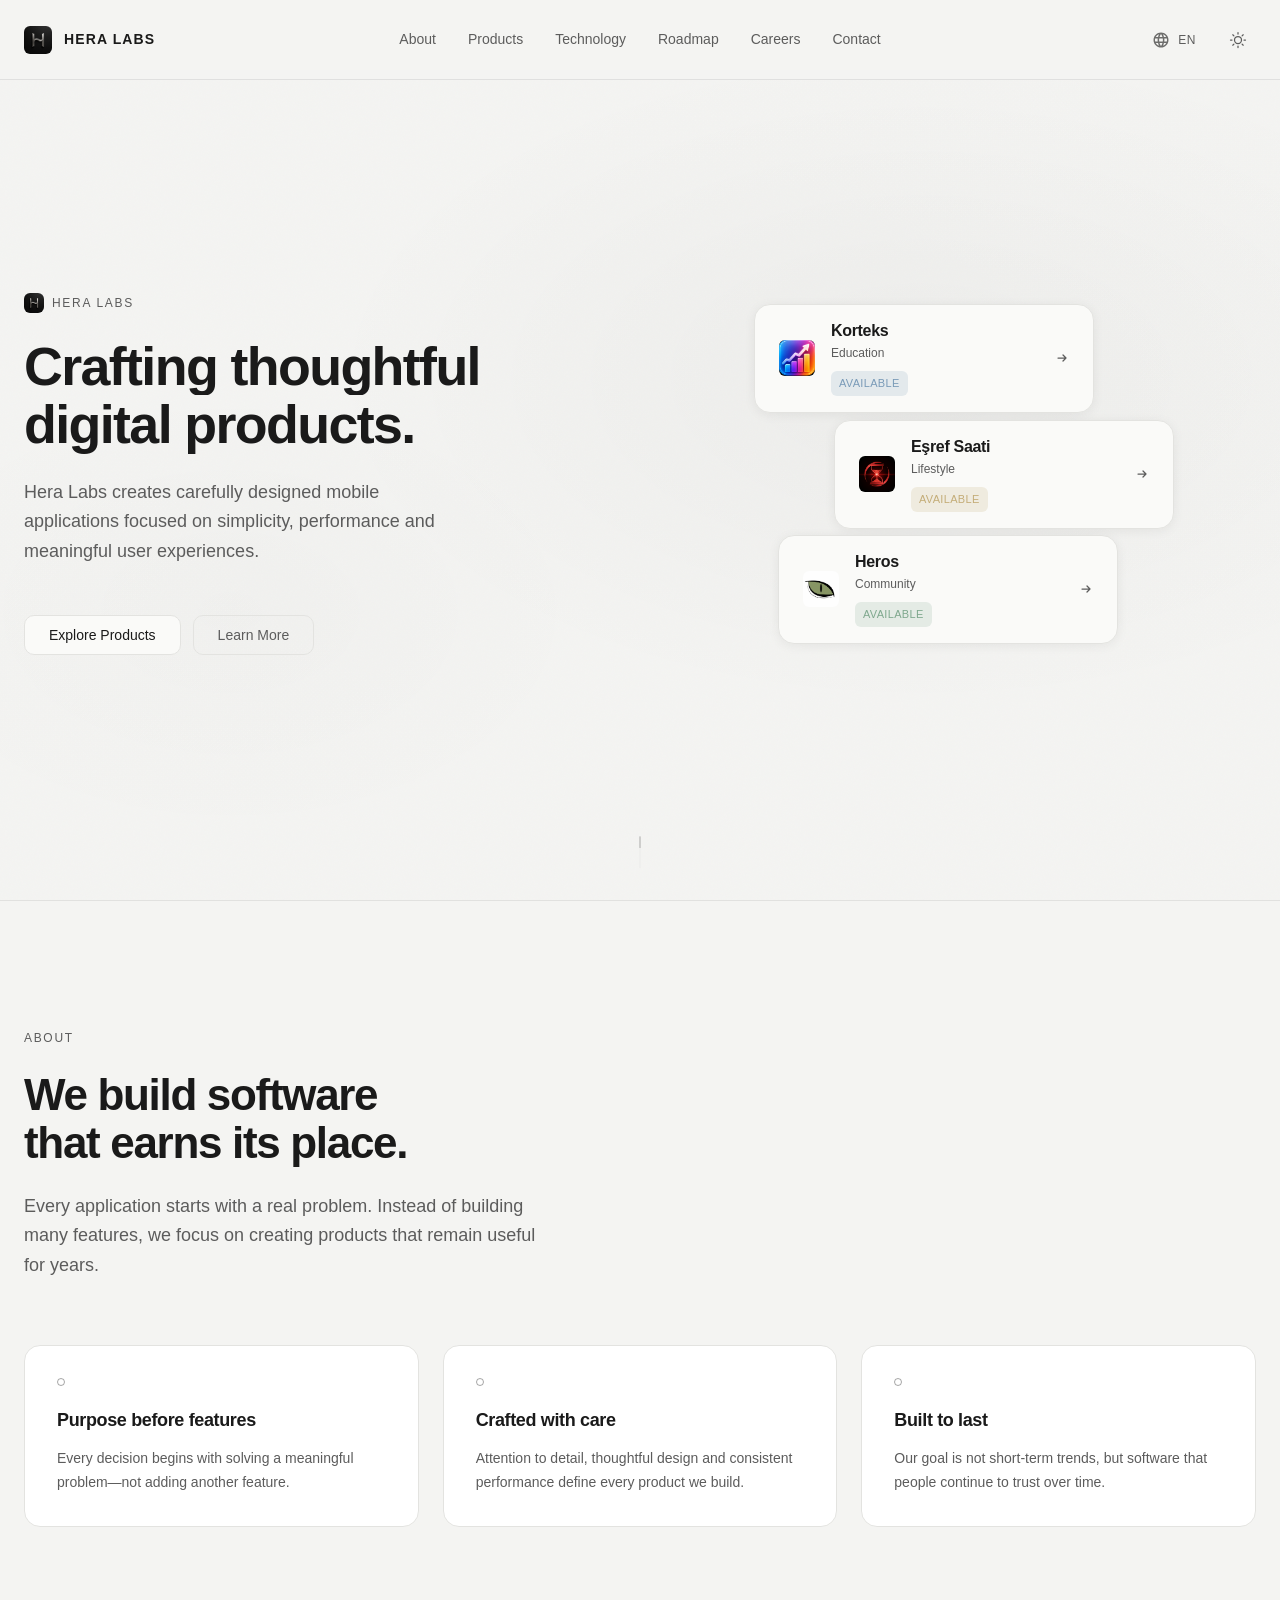
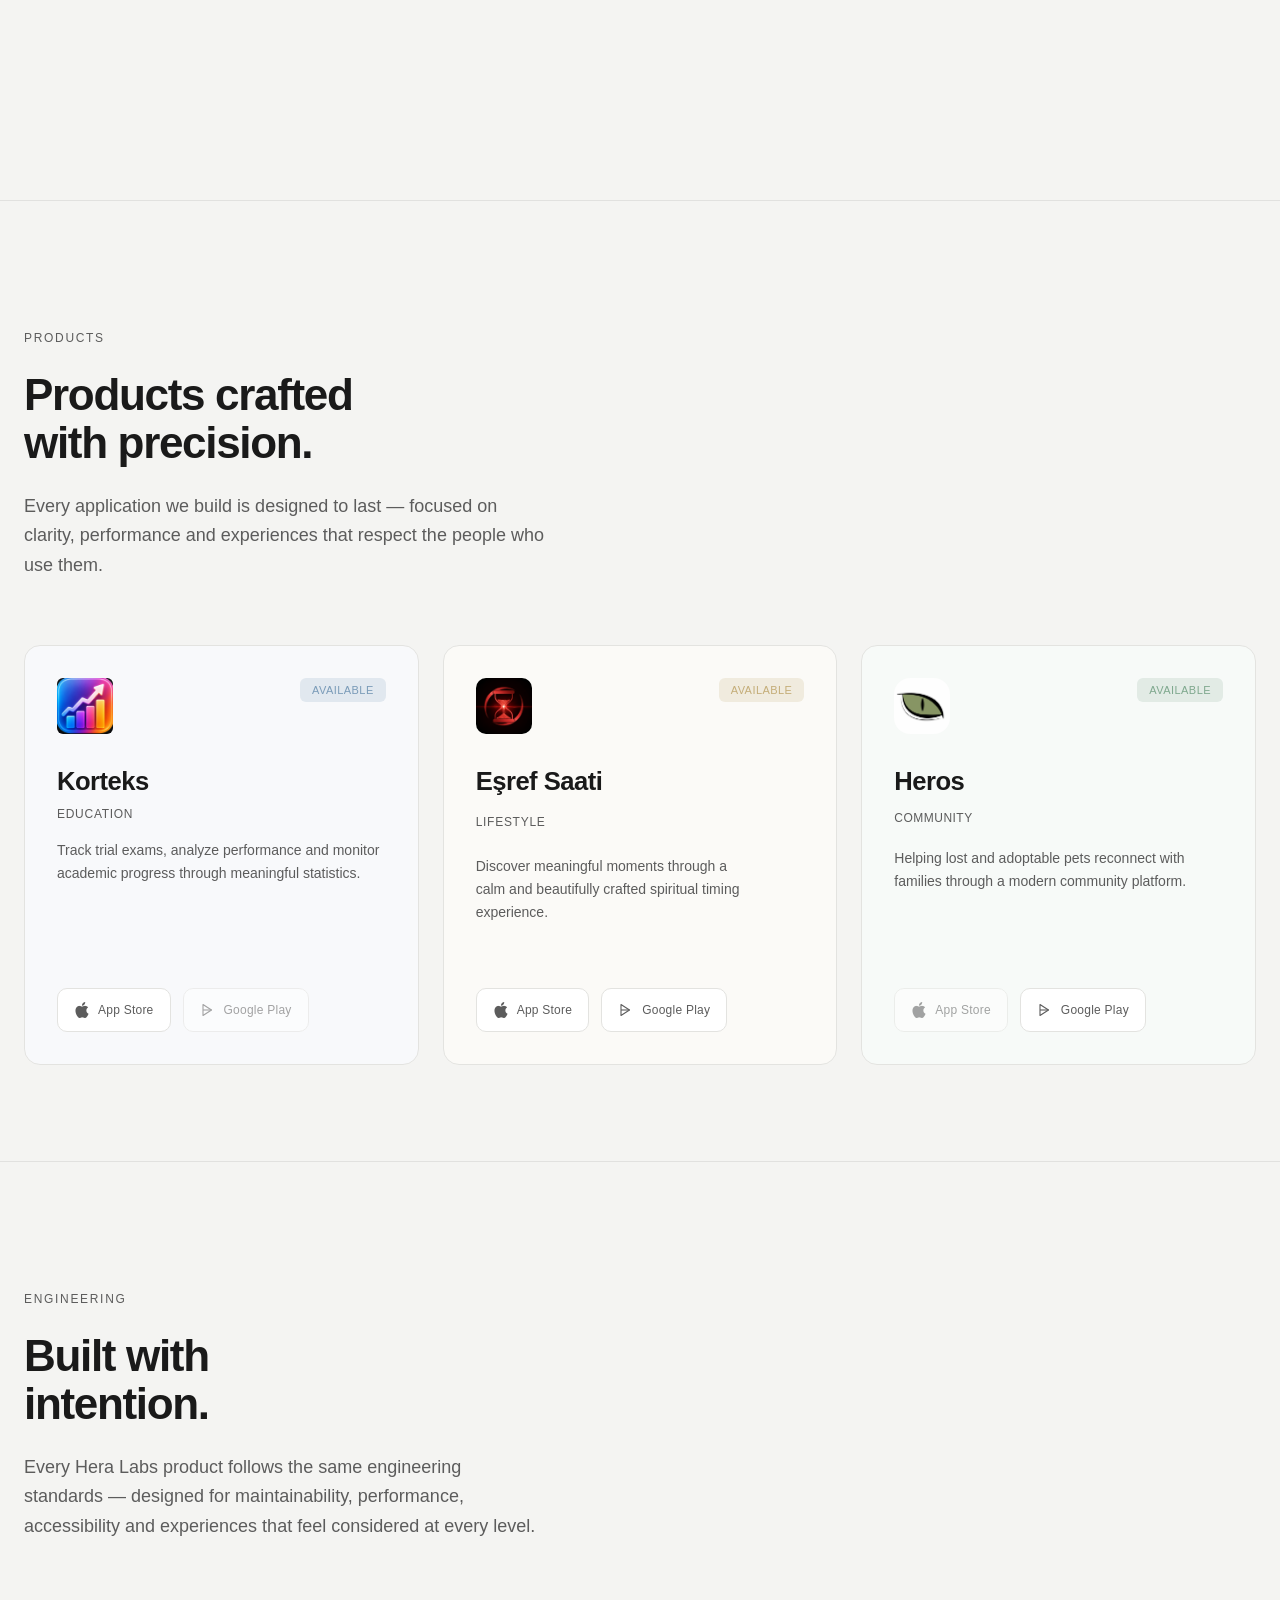
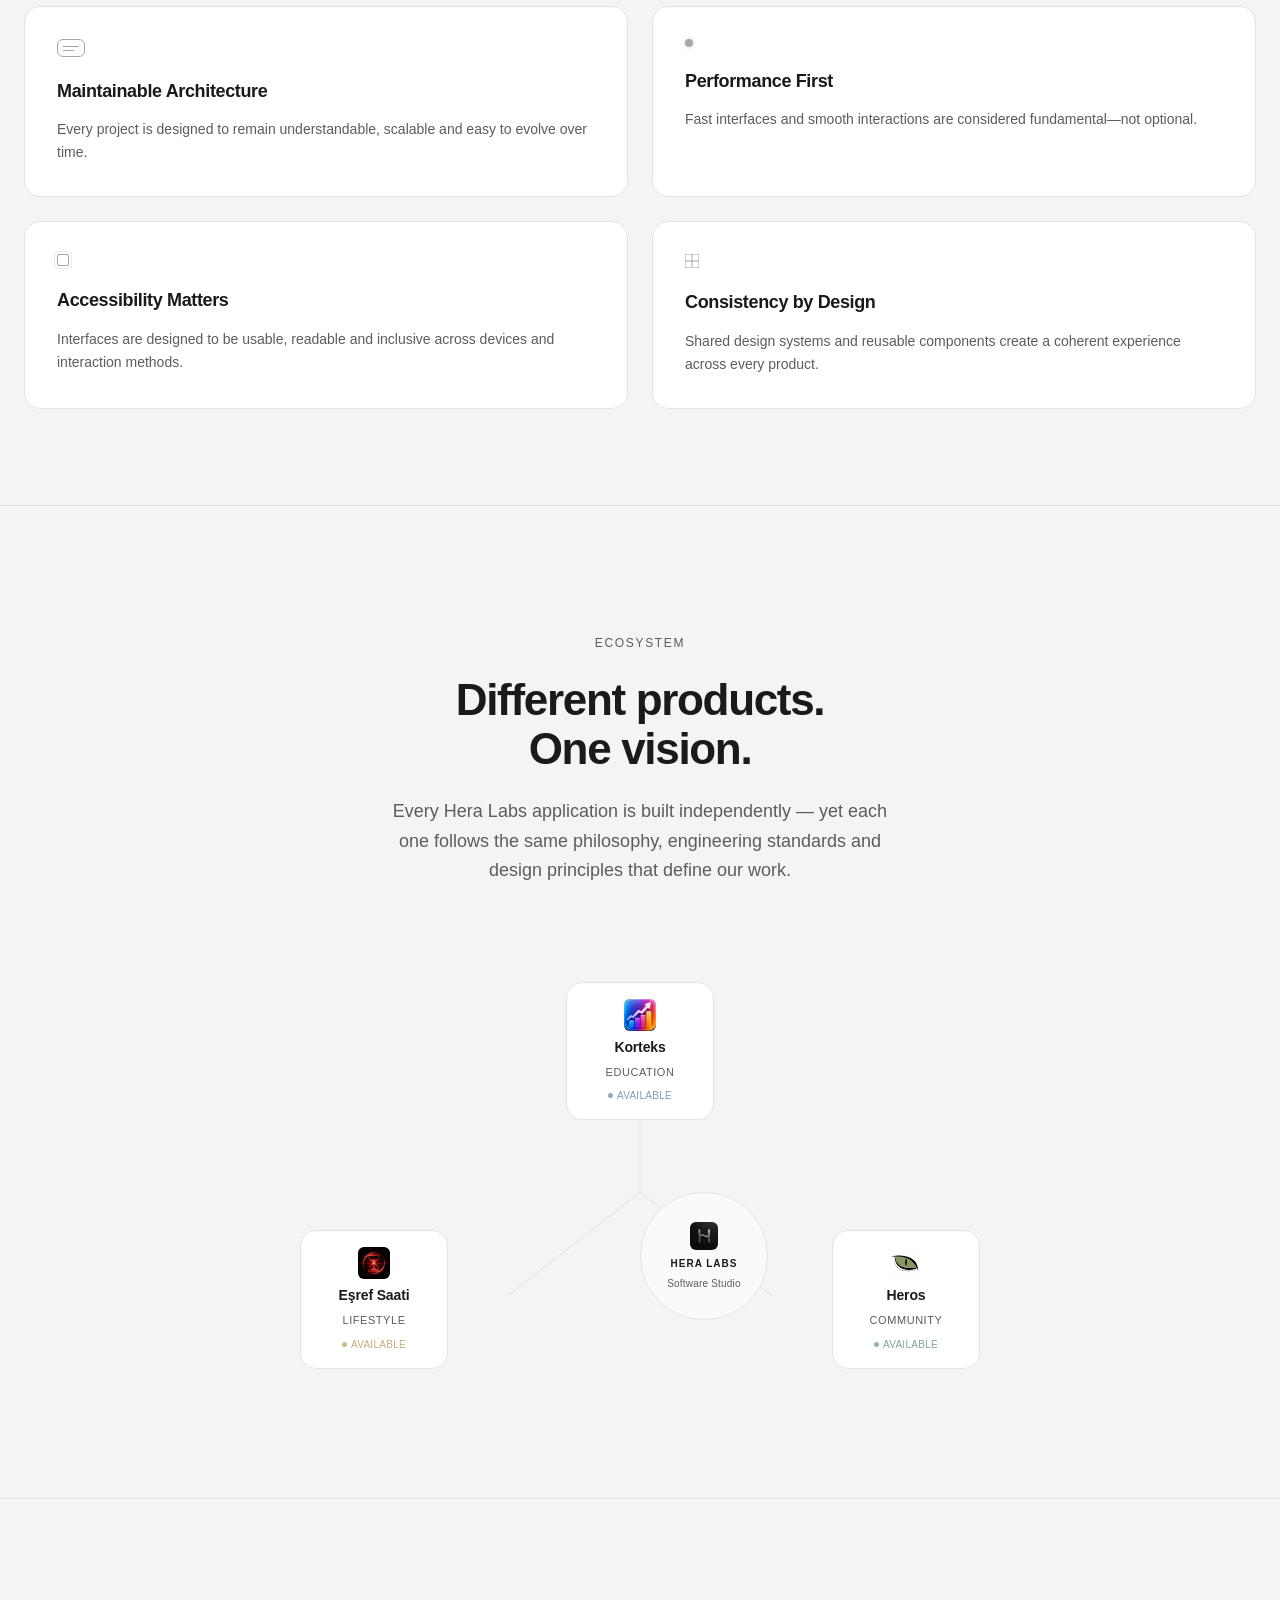
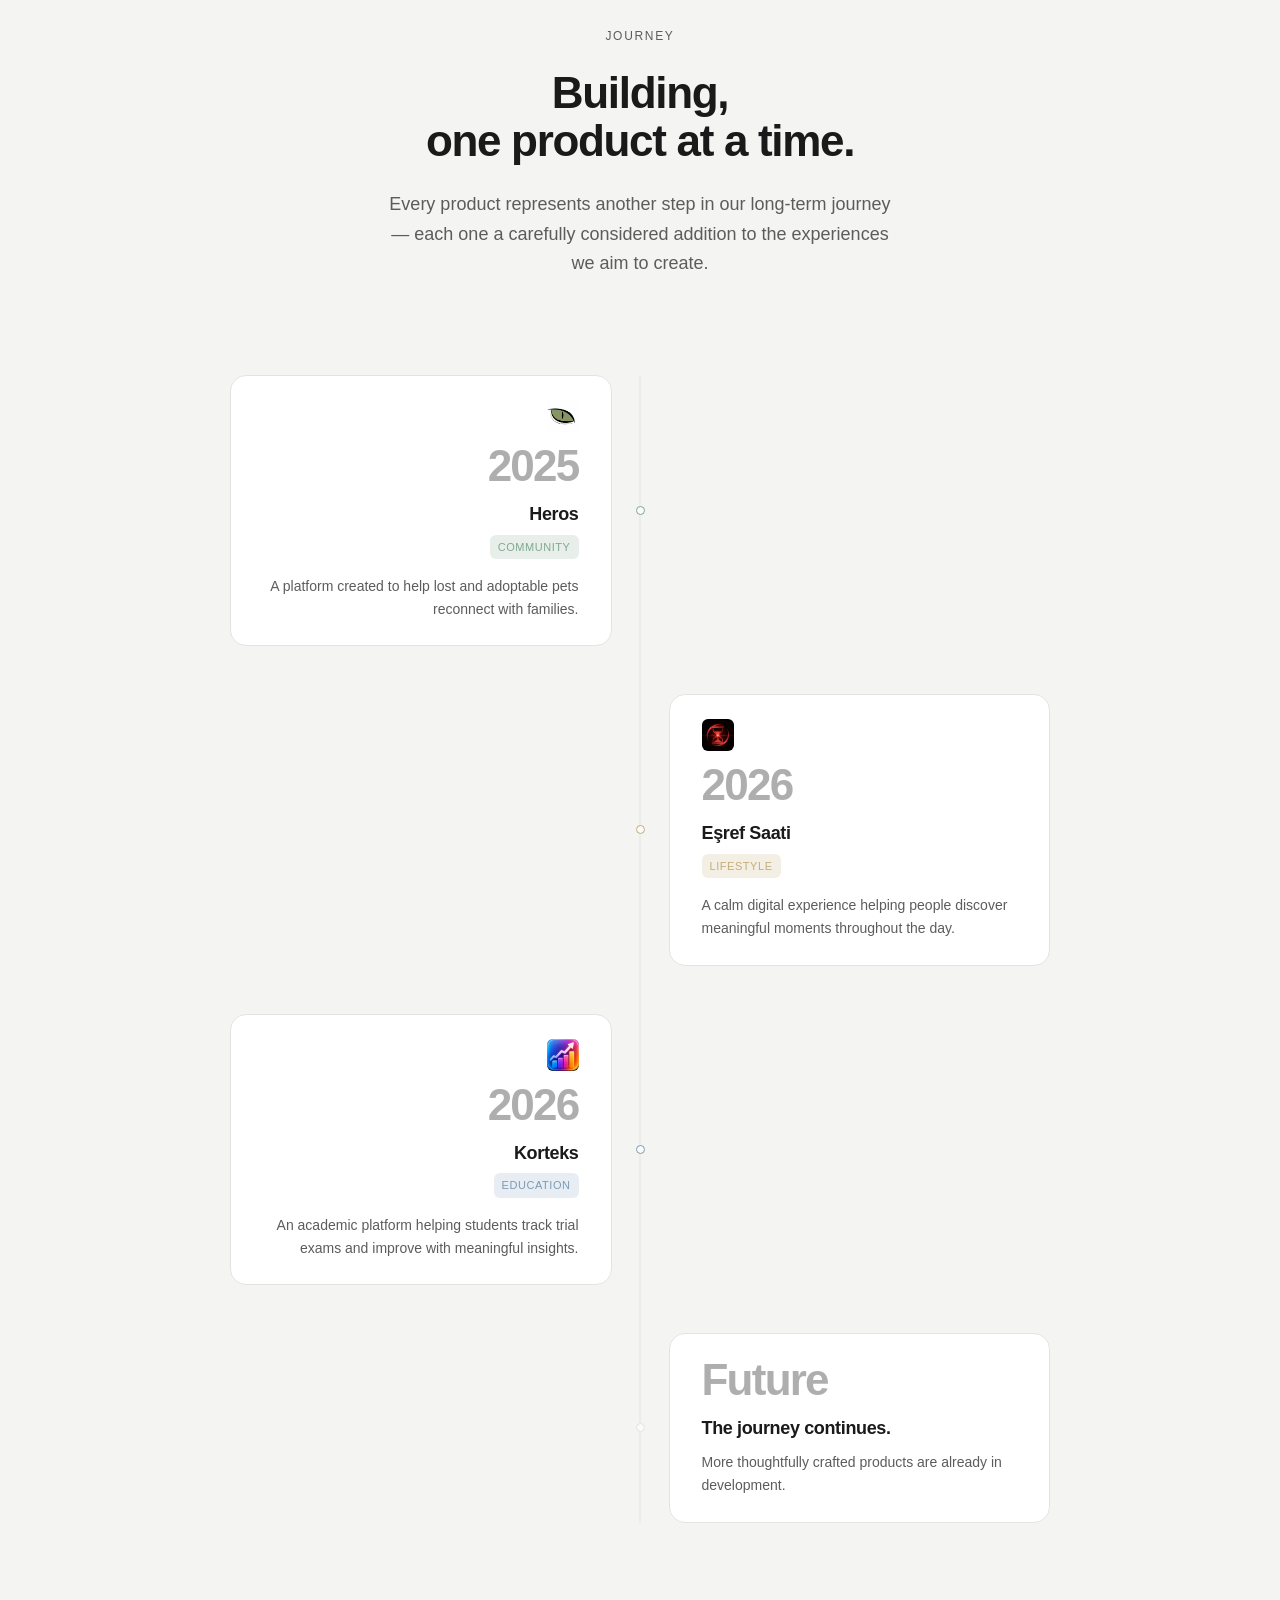
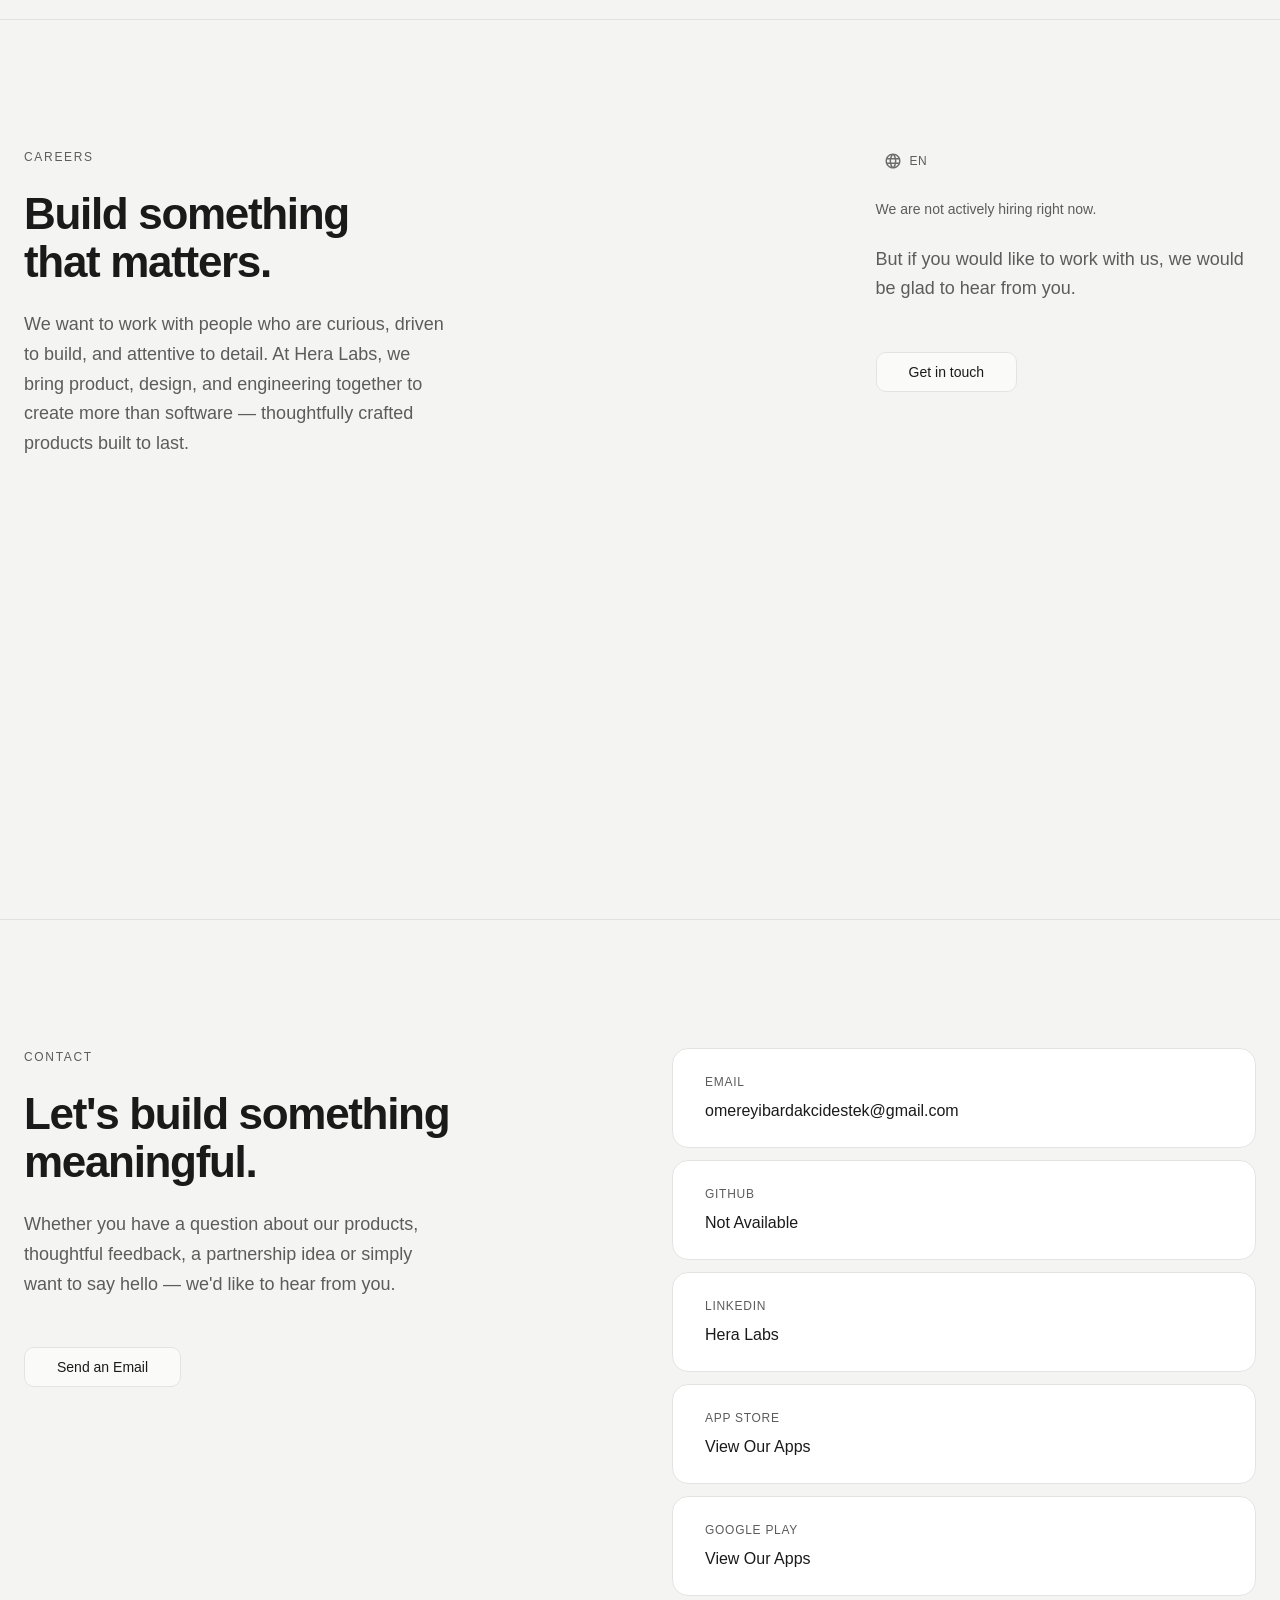
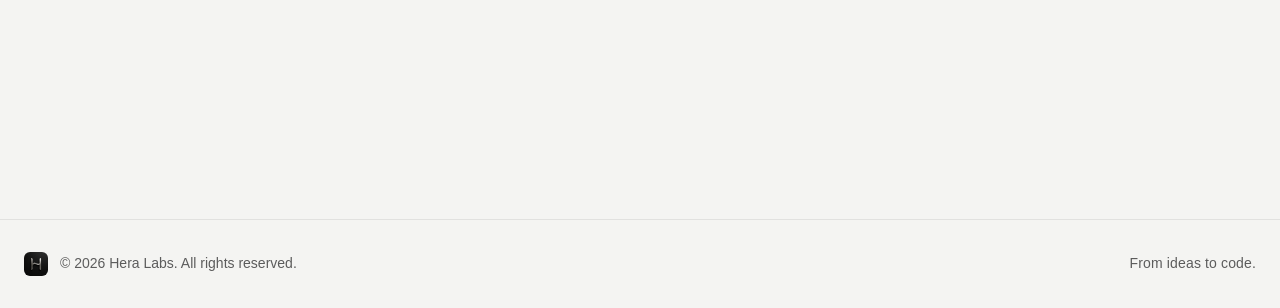
<file: index.html>
<!DOCTYPE html>
<html lang="en" class="motion-pending">
<head>
  <meta charset="UTF-8">
  <meta name="viewport" content="width=device-width, initial-scale=1.0, viewport-fit=cover">
  <meta http-equiv="X-UA-Compatible" content="IE=edge">
  <meta http-equiv="X-Content-Type-Options" content="nosniff">
  <meta name="referrer" content="strict-origin-when-cross-origin">
  <meta name="format-detection" content="telephone=no, address=no, email=no">

  <title>Hera Labs — Carefully Crafted Mobile Applications</title>
  <meta name="description" content="Hera Labs is an independent software studio building carefully crafted mobile applications focused on simplicity, performance and meaningful user experiences.">
  <meta name="keywords" content="Hera Labs, mobile applications, software studio, Korteks, Eşref Saati, Heros, iOS, Android">
  <meta name="author" content="Hera Labs">
  <meta name="application-name" content="Hera Labs">
  <meta name="robots" content="index, follow, max-image-preview:large, max-snippet:-1, max-video-preview:-1">
  <meta name="theme-color" content="#090909" media="(prefers-color-scheme: dark)">
  <meta name="theme-color" content="#F4F4F2" media="(prefers-color-scheme: light)">
  <meta name="color-scheme" content="dark light">

  <meta name="apple-mobile-web-app-title" content="Hera Labs">
  <meta name="apple-mobile-web-app-capable" content="yes">
  <meta name="apple-mobile-web-app-status-bar-style" content="black-translucent">
  <meta name="mobile-web-app-capable" content="yes">

  <link rel="canonical" href="https://omereyibardakci.github.io/Hera-Labs/">

  <!-- Favicons -->
  <link rel="icon" href="assets/favicon/favicon.ico" sizes="any">
  <link rel="icon" type="image/png" sizes="96x96" href="assets/favicon/favicon-96x96.png">
  <link rel="icon" type="image/svg+xml" href="assets/favicon/favicon.svg">
  <link rel="apple-touch-icon" sizes="192x192" href="assets/favicon/web-app-manifest-192x192.png">
  <link rel="manifest" href="manifest.webmanifest">

  <!-- Open Graph -->
  <meta property="og:type" content="website">
  <meta property="og:site_name" content="Hera Labs">
  <meta property="og:title" content="Hera Labs — Carefully Crafted Mobile Applications">
  <meta property="og:description" content="An independent software studio building thoughtful mobile applications focused on simplicity, performance and meaningful user experiences.">
  <meta property="og:url" content="https://omereyibardakci.github.io/Hera-Labs/">
  <meta property="og:image" content="https://omereyibardakci.github.io/Hera-Labs/assets/images/og-image.png">
  <meta property="og:image:width" content="1731">
  <meta property="og:image:height" content="909">
  <meta property="og:image:alt" content="Hera Labs — Software Studio">
  <meta property="og:locale" content="en_US">
  <meta property="og:locale:alternate" content="tr_TR">

  <!-- Twitter / X -->
  <meta name="twitter:card" content="summary_large_image">
  <meta name="twitter:title" content="Hera Labs — Carefully Crafted Mobile Applications">
  <meta name="twitter:description" content="An independent software studio building thoughtful mobile applications focused on simplicity, performance and meaningful user experiences.">
  <meta name="twitter:image" content="https://omereyibardakci.github.io/Hera-Labs/assets/images/og-image.png">
  <meta name="twitter:image:alt" content="Hera Labs — Software Studio">

  <!-- Structured Data -->
  <script type="application/ld+json">
  {
    "@context": "https://schema.org",
    "@graph": [
      {
        "@type": "Organization",
        "@id": "https://omereyibardakci.github.io/Hera-Labs/#organization",
        "name": "Hera Labs",
        "url": "https://omereyibardakci.github.io/Hera-Labs/",
        "logo": "https://omereyibardakci.github.io/Hera-Labs/assets/logo.png",
        "description": "Independent software studio building carefully crafted mobile applications.",
        "email": "omereyibardakcidestek@gmail.com",
        "sameAs": [
          "https://www.linkedin.com/company/hera-labs-official/"
        ]
      },
      {
        "@type": "WebSite",
        "@id": "https://omereyibardakci.github.io/Hera-Labs/#website",
        "url": "https://omereyibardakci.github.io/Hera-Labs/",
        "name": "Hera Labs",
        "description": "Carefully crafted mobile applications. Built with precision.",
        "publisher": { "@id": "https://omereyibardakci.github.io/Hera-Labs/#organization" },
        "inLanguage": ["en", "tr"]
      },
      {
        "@type": "SoftwareApplication",
        "@id": "https://omereyibardakci.github.io/Hera-Labs/#korteks",
        "name": "Korteks",
        "applicationCategory": "EducationApplication",
        "operatingSystem": "iOS",
        "description": "Track trial exams, analyze performance and monitor academic progress through meaningful statistics.",
        "installUrl": "https://apps.apple.com/us/app/korteks-deneme-takip-analiz/id6778207399",
        "offers": { "@type": "Offer", "price": "0", "priceCurrency": "USD" },
        "author": { "@id": "https://omereyibardakci.github.io/Hera-Labs/#organization" }
      },
      {
        "@type": "SoftwareApplication",
        "@id": "https://omereyibardakci.github.io/Hera-Labs/#esref-saati",
        "name": "Eşref Saati",
        "applicationCategory": "LifestyleApplication",
        "operatingSystem": "iOS, Android",
        "description": "Discover meaningful moments through a calm and beautifully crafted spiritual timing experience.",
        "installUrl": "https://apps.apple.com/us/app/e%C5%9Fref-saati/id6755933600",
        "downloadUrl": "https://play.google.com/store/apps/details?id=com.asus.countdown",
        "offers": { "@type": "Offer", "price": "0", "priceCurrency": "USD" },
        "author": { "@id": "https://omereyibardakci.github.io/Hera-Labs/#organization" }
      },
      {
        "@type": "SoftwareApplication",
        "@id": "https://omereyibardakci.github.io/Hera-Labs/#heros",
        "name": "Heros",
        "applicationCategory": "SocialNetworkingApplication",
        "operatingSystem": "Android",
        "description": "Helping lost and adoptable pets reconnect with families through a modern community platform.",
        "installUrl": "https://play.google.com/store/apps/details?id=com.asus.herosprojectdemo",
        "offers": { "@type": "Offer", "price": "0", "priceCurrency": "USD" },
        "author": { "@id": "https://omereyibardakci.github.io/Hera-Labs/#organization" }
      }
    ]
  }
  </script>

  <script src="assets/js/theme-init.js"></script>
  <link rel="stylesheet" href="assets/css/theme.css">
  <link rel="stylesheet" href="assets/css/style.css">
  <link rel="stylesheet" href="assets/css/hero.css">
  <link rel="stylesheet" href="assets/css/motion.css">
  <link rel="stylesheet" href="assets/css/products.css">
  <link rel="stylesheet" href="assets/css/philosophy.css">
  <link rel="stylesheet" href="assets/css/engineering.css">
  <link rel="stylesheet" href="assets/css/ecosystem.css">
  <link rel="stylesheet" href="assets/css/journey.css">
  <link rel="stylesheet" href="assets/css/careers.css">
  <link rel="stylesheet" href="assets/css/contact.css">
</head>
<body>

  <a class="skip-link" href="#main" data-i18n="accessibility.skipToContent">Skip to content</a>

  <!-- Header -->
  <header class="header motion-on-load motion-fade-down motion-load-header" id="header" role="banner">
    <div class="container header__inner">

      <!-- Logo -->
      <a href="#hero" class="header__logo" data-i18n-aria="navigation.logoHome">
        <img class="header__logo-mark" src="assets/logo.png" alt="" width="28" height="28">
        <span class="header__logo-text" data-i18n="brand.name">HERA LABS</span>
      </a>

      <!-- Desktop Navigation -->
      <nav class="header__nav" data-i18n-aria-label="navigation.primary">
        <ul class="header__nav-list">
          <li><a href="#about" class="header__nav-link" data-i18n="navigation.about">About</a></li>
          <li><a href="#products" class="header__nav-link" data-i18n="navigation.products">Products</a></li>
          <li><a href="#technology" class="header__nav-link" data-i18n="navigation.technology">Technology</a></li>
          <li><a href="#roadmap" class="header__nav-link" data-i18n="navigation.roadmap">Roadmap</a></li>
          <li><a href="#careers" class="header__nav-link" data-i18n="navigation.careers">Careers</a></li>
          <li><a href="#connect" class="header__nav-link" data-i18n="navigation.contact">Contact</a></li>
        </ul>
      </nav>

      <!-- Actions -->
      <div class="header__actions">

        <!-- Language Switch -->
        <button type="button" class="lang-switch__toggle" aria-label="Switch to Turkish">
          <span class="lang-switch__icon" aria-hidden="true">
            <img src="assets/images/language.svg" alt="" width="18" height="18" aria-hidden="true">
          </span>
          <span class="lang-switch__code">EN</span>
        </button>

        <!-- Theme Toggle -->
        <button type="button" class="theme-toggle" data-i18n-aria="theme.toggle" aria-pressed="false">
          <span class="theme-toggle__icon theme-toggle__icon--sun" aria-hidden="true">
            <svg width="18" height="18" viewBox="0 0 18 18" fill="none" xmlns="http://www.w3.org/2000/svg">
              <circle cx="9" cy="9" r="3.5" stroke="currentColor" stroke-width="1.25"/>
              <path d="M9 1.5V3M9 15V16.5M16.5 9H15M3 9H1.5M14.2 3.8L13.1 4.9M4.9 13.1L3.8 14.2M14.2 14.2L13.1 13.1M4.9 4.9L3.8 3.8" stroke="currentColor" stroke-width="1.25" stroke-linecap="round"/>
            </svg>
          </span>
          <span class="theme-toggle__icon theme-toggle__icon--moon" aria-hidden="true">
            <svg width="18" height="18" viewBox="0 0 18 18" fill="none" xmlns="http://www.w3.org/2000/svg">
              <path d="M14.5 10.2C14.5 13.5 11.8 16.2 8.5 16.2C5.2 16.2 2.5 13.5 2.5 10.2C2.5 7.5 4.1 5.2 6.5 4.2C6.1 5.1 5.9 6.1 5.9 7.2C5.9 10.5 8.6 13.2 11.9 13.2C12.9 13.2 13.9 12.9 14.7 12.4C14.6 11.7 14.5 10.9 14.5 10.2Z" stroke="currentColor" stroke-width="1.25" stroke-linejoin="round"/>
            </svg>
          </span>
        </button>

        <!-- Mobile Menu Toggle (reserved — hidden until drawer is implemented) -->
        <button type="button" class="header__menu-toggle" data-i18n-aria="navigation.openMenu" aria-expanded="false" aria-controls="mobile-menu" hidden>
          <span class="header__menu-bar" aria-hidden="true"></span>
          <span class="header__menu-bar" aria-hidden="true"></span>
        </button>

      </div>
    </div>
  </header>

  <!-- Main Content -->
  <main id="main">

    <section id="hero" class="section section--hero" aria-labelledby="hero-heading">
      <div class="hero__bg" aria-hidden="true">
        <div class="hero__bg-glow"></div>
        <div class="hero__bg-vignette"></div>
        <div class="hero__bg-noise"></div>
      </div>

      <div class="container hero__container">
        <div class="hero__grid">

          <!-- Left Column -->
          <div class="hero__content">
            <p class="hero__eyebrow motion-on-load motion-fade-up motion-load-eyebrow">
              <img class="hero__eyebrow-logo" src="assets/logo.png" alt="" width="20" height="20" aria-hidden="true">
              <span data-i18n="hero.eyebrow">HERA LABS</span>
            </p>
            <h1 class="hero__title" id="hero-heading">
              <span class="motion-line motion-load-line-1"><span class="motion-line__inner" data-i18n="hero.title.line1">Crafting thoughtful</span></span>
              <span class="motion-line motion-load-line-2"><span class="motion-line__inner" data-i18n="hero.title.line2">digital products.</span></span>
            </h1>
            <p class="hero__description motion-on-load motion-fade-up motion-load-description" data-i18n="hero.description">Hera Labs creates carefully designed mobile applications focused on simplicity, performance and meaningful user experiences.</p>
            <div class="hero__actions">
              <a href="#products" class="btn btn--primary motion-on-load motion-slide-up motion-load-btn-1" data-i18n="hero.buttons.exploreProducts">Explore Products</a>
              <a href="#about" class="btn btn--secondary motion-on-load motion-slide-up motion-load-btn-2" data-i18n="hero.buttons.learnMore">Learn More</a>
            </div>
          </div>

          <!-- Right Column -->
          <div class="hero__showcase" data-i18n-aria-label="hero.showcase">
            <ul class="hero__cards">

              <li class="hero__cards-item hero__cards-item--1 motion-on-load motion-scale-in motion-load-card-1">
                <article class="product-card product-card--korteks">
                  <img class="product-card__icon" src="assets/images/apps/korteks.png" alt="" width="36" height="36" aria-hidden="true">
                  <div class="product-card__content">
                    <h3 class="product-card__name" data-i18n="hero.cards.korteks.name">Korteks</h3>
                    <p class="product-card__category" data-i18n="hero.cards.korteks.category">Education</p>
                    <span class="product-card__badge" data-i18n="status.available">Available</span>
                  </div>
                  <span class="product-card__arrow" aria-hidden="true">
                    <svg width="14" height="14" viewBox="0 0 14 14" fill="none" xmlns="http://www.w3.org/2000/svg">
                      <path d="M3 7H11M11 7L8 4M11 7L8 10" stroke="currentColor" stroke-width="1.25" stroke-linecap="round" stroke-linejoin="round"/>
                    </svg>
                  </span>
                </article>
              </li>

              <li class="hero__cards-item hero__cards-item--2 motion-on-load motion-scale-in motion-load-card-2">
                <article class="product-card product-card--esref">
                  <img class="product-card__icon" src="assets/images/apps/esref-saati.png" alt="" width="36" height="36" aria-hidden="true">
                  <div class="product-card__content">
                    <h3 class="product-card__name" data-i18n="hero.cards.esref.name">Eşref Saati</h3>
                    <p class="product-card__category" data-i18n="hero.cards.esref.category">Lifestyle</p>
                    <span class="product-card__badge" data-i18n="status.available">Available</span>
                  </div>
                  <span class="product-card__arrow" aria-hidden="true">
                    <svg width="14" height="14" viewBox="0 0 14 14" fill="none" xmlns="http://www.w3.org/2000/svg">
                      <path d="M3 7H11M11 7L8 4M11 7L8 10" stroke="currentColor" stroke-width="1.25" stroke-linecap="round" stroke-linejoin="round"/>
                    </svg>
                  </span>
                </article>
              </li>

              <li class="hero__cards-item hero__cards-item--3 motion-on-load motion-scale-in motion-load-card-3">
                <article class="product-card product-card--heros">
                  <img class="product-card__icon" src="assets/images/apps/heros.png" alt="" width="36" height="36" aria-hidden="true">
                  <div class="product-card__content">
                    <h3 class="product-card__name" data-i18n="hero.cards.heros.name">Heros</h3>
                    <p class="product-card__category" data-i18n="hero.cards.heros.category">Community</p>
                    <span class="product-card__badge" data-i18n="status.available">Available</span>
                  </div>
                  <span class="product-card__arrow" aria-hidden="true">
                    <svg width="14" height="14" viewBox="0 0 14 14" fill="none" xmlns="http://www.w3.org/2000/svg">
                      <path d="M3 7H11M11 7L8 4M11 7L8 10" stroke="currentColor" stroke-width="1.25" stroke-linecap="round" stroke-linejoin="round"/>
                    </svg>
                  </span>
                </article>
              </li>

            </ul>
          </div>

        </div>
      </div>

      <a href="#about" class="hero__scroll motion-on-load motion-load-scroll" data-i18n-aria="hero.scrollToAbout">
        <span class="hero__scroll-track" aria-hidden="true">
          <span class="hero__scroll-thumb"></span>
        </span>
      </a>
    </section>

    <section id="about" class="section section--about" aria-labelledby="philosophy-heading">
      <div class="container">

        <header class="philosophy__header">
          <p class="philosophy__eyebrow motion-reveal" data-i18n="philosophy.eyebrow">ABOUT</p>
          <h2 class="philosophy__title motion-reveal" id="philosophy-heading">
            <span data-i18n="philosophy.title.line1">We build software</span><br>
            <span data-i18n="philosophy.title.line2">that earns its place.</span>
          </h2>
          <p class="philosophy__intro motion-reveal" data-i18n="philosophy.intro">Every application starts with a real problem. Instead of building many features, we focus on creating products that remain useful for years.</p>
        </header>

        <ul class="philosophy__values">

          <li class="philosophy__values-item">
            <article class="philosophy-value motion-reveal">
              <span class="philosophy-value__accent philosophy-value__accent--circle" aria-hidden="true"></span>
              <h3 class="philosophy-value__title" data-i18n="philosophy.values.purpose.title">Purpose before features</h3>
              <p class="philosophy-value__text" data-i18n="philosophy.values.purpose.description">Every decision begins with solving a meaningful problem—not adding another feature.</p>
            </article>
          </li>

          <li class="philosophy__values-item">
            <article class="philosophy-value motion-reveal">
              <span class="philosophy-value__accent philosophy-value__accent--circle" aria-hidden="true"></span>
              <h3 class="philosophy-value__title" data-i18n="philosophy.values.craft.title">Crafted with care</h3>
              <p class="philosophy-value__text" data-i18n="philosophy.values.craft.description">Attention to detail, thoughtful design and consistent performance define every product we build.</p>
            </article>
          </li>

          <li class="philosophy__values-item">
            <article class="philosophy-value motion-reveal">
              <span class="philosophy-value__accent philosophy-value__accent--circle" aria-hidden="true"></span>
              <h3 class="philosophy-value__title" data-i18n="philosophy.values.lasting.title">Built to last</h3>
              <p class="philosophy-value__text" data-i18n="philosophy.values.lasting.description">Our goal is not short-term trends, but software that people continue to trust over time.</p>
            </article>
          </li>

        </ul>

      </div>
    </section>

    <section id="products" class="section section--products" aria-labelledby="products-heading">
      <div class="container">

        <header class="products__header">
          <p class="products__eyebrow motion-reveal" data-i18n="products.eyebrow">PRODUCTS</p>
          <h2 class="products__title motion-reveal" id="products-heading">
            <span data-i18n="products.title.line1">Products crafted</span><br>
            <span data-i18n="products.title.line2">with precision.</span>
          </h2>
          <p class="products__intro motion-reveal" data-i18n="products.intro">Every application we build is designed to last — focused on clarity, performance and experiences that respect the people who use them.</p>
        </header>

        <ul class="products__grid">

          <li class="products__grid-item">
            <article class="products-card products-card--korteks motion-reveal">
              <div class="products-card__top">
                <img class="products-card__logo" src="assets/images/apps/korteks.png" alt="" width="48" height="48" aria-hidden="true">
                <span class="products-card__badge" data-i18n="status.available">Available</span>
              </div>
              <div class="products-card__body">
                <h3 class="products-card__name" data-i18n="products.items.korteks.name">Korteks</h3>
                <p class="products-card__category" data-i18n="products.items.korteks.category">Education</p>
                <p class="products-card__description" data-i18n="products.items.korteks.description">Track trial exams, analyze performance and monitor academic progress through meaningful statistics.</p>
              </div>
              <div class="products-card__footer">
                <a href="https://apps.apple.com/us/app/korteks-deneme-takip-analiz/id6778207399" class="store-btn" target="_blank" rel="noopener noreferrer" data-i18n-aria="products.items.korteks.store.appStore">
                  <span class="store-btn__icon" aria-hidden="true">
                    <img src="./assets/images/apple-icon.png" alt="Apple Logo" width="16" height="16">
                  </span>
                  <span data-i18n="store.appStore">App Store</span>
                </a>
                <button type="button" class="store-btn" disabled data-i18n-aria="products.items.korteks.store.googlePlay">
                  <span class="store-btn__icon" aria-hidden="true">
                    <svg width="16" height="16" viewBox="0 0 16 16" fill="none" xmlns="http://www.w3.org/2000/svg">
                      <path d="M3 2.5L11.5 8L3 13.5V2.5Z" stroke="currentColor" stroke-width="1.1" stroke-linejoin="round"/>
                      <path d="M3 8H11.5" stroke="currentColor" stroke-width="1.1"/>
                    </svg>
                  </span>
                  <span data-i18n="store.googlePlay">Google Play</span>
                </button>
              </div>
            </article>
          </li>

          <li class="products__grid-item">
            <article class="products-card products-card--esref motion-reveal">
              <div class="products-card__top">
                <img class="products-card__logo" src="assets/images/apps/esref-saati.png" alt="" width="48" height="48" aria-hidden="true">
                <span class="products-card__badge" data-i18n="status.available">Available</span>
              </div>
              <div class="products-card__body">
                <h3 class="products-card__name" data-i18n="products.items.esref.name">Eşref Saati</h3>
                <p class="products-card__category" data-i18n="products.items.esref.category">Lifestyle</p>
                <p class="products-card__description" data-i18n="products.items.esref.description">Discover meaningful moments through a calm and beautifully crafted spiritual timing experience.</p>
              </div>
              <div class="products-card__footer">
                <a href="https://apps.apple.com/us/app/e%C5%9Fref-saati/id6755933600" class="store-btn" target="_blank" rel="noopener noreferrer" data-i18n-aria="products.items.esref.store.appStore">
                  <span class="store-btn__icon" aria-hidden="true">
                    <img src="./assets/images/apple-icon.png" alt="Apple Logo" width="16" height="16">
                  </span>
                  <span data-i18n="store.appStore">App Store</span>
                </a>
                <a href="https://play.google.com/store/apps/details?id=com.asus.countdown" class="store-btn" target="_blank" rel="noopener noreferrer" data-i18n-aria="products.items.esref.store.googlePlay">
                  <span class="store-btn__icon" aria-hidden="true">
                    <svg width="16" height="16" viewBox="0 0 16 16" fill="none" xmlns="http://www.w3.org/2000/svg">
                      <path d="M3 2.5L11.5 8L3 13.5V2.5Z" stroke="currentColor" stroke-width="1.1" stroke-linejoin="round"/>
                      <path d="M3 8H11.5" stroke="currentColor" stroke-width="1.1"/>
                    </svg>
                  </span>
                  <span data-i18n="store.googlePlay">Google Play</span>
                </a>
              </div>
            </article>
          </li>

          <li class="products__grid-item">
            <article class="products-card products-card--heros motion-reveal">
              <div class="products-card__top">
                <img class="products-card__logo" src="assets/images/apps/heros.png" alt="" width="48" height="48" aria-hidden="true">
                <span class="products-card__badge" data-i18n="status.available">Available</span>
              </div>
              <div class="products-card__body">
                <h3 class="products-card__name" data-i18n="products.items.heros.name">Heros</h3>
                <p class="products-card__category" data-i18n="products.items.heros.category">Community</p>
                <p class="products-card__description" data-i18n="products.items.heros.description">Helping lost and adoptable pets reconnect with families through a modern community platform.</p>
              </div>
              <div class="products-card__footer">
                <button type="button" class="store-btn" disabled data-i18n-aria="products.items.heros.store.appStore">
                  <span class="store-btn__icon" aria-hidden="true">
                    <img src="./assets/images/apple-icon.png" alt="Apple Logo" width="16" height="16">
                  </span>
                  <span data-i18n="store.appStore">App Store</span>
                </button>
                <a href="https://play.google.com/store/apps/details?id=com.asus.herosprojectdemo" class="store-btn" target="_blank" rel="noopener noreferrer" data-i18n-aria="products.items.heros.store.googlePlay">
                  <span class="store-btn__icon" aria-hidden="true">
                    <svg width="16" height="16" viewBox="0 0 16 16" fill="none" xmlns="http://www.w3.org/2000/svg">
                      <path d="M3 2.5L11.5 8L3 13.5V2.5Z" stroke="currentColor" stroke-width="1.1" stroke-linejoin="round"/>
                      <path d="M3 8H11.5" stroke="currentColor" stroke-width="1.1"/>
                    </svg>
                  </span>
                  <span data-i18n="store.googlePlay">Google Play</span>
                </a>
              </div>
            </article>
          </li>

        </ul>

      </div>
    </section>

    <section id="technology" class="section section--technology" aria-labelledby="engineering-heading">
      <div class="container">

        <header class="engineering__header">
          <p class="engineering__eyebrow motion-reveal" data-i18n="engineering.eyebrow">ENGINEERING</p>
          <h2 class="engineering__title motion-reveal" id="engineering-heading">
            <span data-i18n="engineering.title.line1">Built with</span><br>
            <span data-i18n="engineering.title.line2">intention.</span>
          </h2>
          <p class="engineering__intro motion-reveal" data-i18n="engineering.intro">Every Hera Labs product follows the same engineering standards — designed for maintainability, performance, accessibility and experiences that feel considered at every level.</p>
        </header>

        <ul class="engineering__principles">

          <li class="engineering__principles-item">
            <article class="engineering-principle motion-reveal">
              <span class="engineering-principle__accent engineering-principle__accent--blueprint" aria-hidden="true"></span>
              <h3 class="engineering-principle__title" data-i18n="engineering.principles.maintainable.title">Maintainable Architecture</h3>
              <p class="engineering-principle__text" data-i18n="engineering.principles.maintainable.description">Every project is designed to remain understandable, scalable and easy to evolve over time.</p>
            </article>
          </li>

          <li class="engineering__principles-item">
            <article class="engineering-principle motion-reveal">
              <span class="engineering-principle__accent engineering-principle__accent--pulse" aria-hidden="true"></span>
              <h3 class="engineering-principle__title" data-i18n="engineering.principles.performance.title">Performance First</h3>
              <p class="engineering-principle__text" data-i18n="engineering.principles.performance.description">Fast interfaces and smooth interactions are considered fundamental—not optional.</p>
            </article>
          </li>

          <li class="engineering__principles-item">
            <article class="engineering-principle motion-reveal">
              <span class="engineering-principle__accent engineering-principle__accent--focus" aria-hidden="true"></span>
              <h3 class="engineering-principle__title" data-i18n="engineering.principles.accessibility.title">Accessibility Matters</h3>
              <p class="engineering-principle__text" data-i18n="engineering.principles.accessibility.description">Interfaces are designed to be usable, readable and inclusive across devices and interaction methods.</p>
            </article>
          </li>

          <li class="engineering__principles-item">
            <article class="engineering-principle motion-reveal">
              <span class="engineering-principle__accent engineering-principle__accent--grid" aria-hidden="true"></span>
              <h3 class="engineering-principle__title" data-i18n="engineering.principles.consistency.title">Consistency by Design</h3>
              <p class="engineering-principle__text" data-i18n="engineering.principles.consistency.description">Shared design systems and reusable components create a coherent experience across every product.</p>
            </article>
          </li>

        </ul>

      </div>
    </section>

    <section id="roadmap" class="section section--roadmap" aria-labelledby="ecosystem-heading">
      <div class="container">

        <header class="ecosystem__header">
          <p class="ecosystem__eyebrow motion-reveal" data-i18n="ecosystem.eyebrow">ECOSYSTEM</p>
          <h2 class="ecosystem__title motion-reveal" id="ecosystem-heading">
            <span data-i18n="ecosystem.title.line1">Different products.</span><br>
            <span data-i18n="ecosystem.title.line2">One vision.</span>
          </h2>
          <p class="ecosystem__intro motion-reveal" data-i18n="ecosystem.intro">Every Hera Labs application is built independently — yet each one follows the same philosophy, engineering standards and design principles that define our work.</p>
        </header>

        <!-- Desktop: Triangle composition -->
        <div class="ecosystem__diagram motion-reveal" data-i18n-aria-label="ecosystem.diagram">

          <div class="ecosystem__lines" aria-hidden="true">
            <span class="ecosystem__line ecosystem__line--korteks"></span>
            <span class="ecosystem__line ecosystem__line--esref"></span>
            <span class="ecosystem__line ecosystem__line--heros"></span>
          </div>

          <div class="ecosystem__hub motion-reveal">
            <img class="ecosystem__hub-logo" src="assets/logo.png" alt="" width="28" height="28" aria-hidden="true">
            <span class="ecosystem__hub-name" data-i18n="brand.name">HERA LABS</span>
            <span class="ecosystem__hub-subtitle" data-i18n="ecosystem.center.subtitle">Software Studio</span>
          </div>

          <ul class="ecosystem__nodes">

            <li>
              <a href="#products" class="ecosystem-node ecosystem-node--korteks">
                <img class="ecosystem-node__logo" src="assets/images/apps/korteks.png" alt="" width="32" height="32" aria-hidden="true">
                <span class="ecosystem-node__name" data-i18n="hero.cards.korteks.name">Korteks</span>
                <span class="ecosystem-node__category" data-i18n="hero.cards.korteks.category">Education</span>
                <span class="ecosystem-node__status">
                  <span class="ecosystem-node__status-dot" aria-hidden="true"></span>
                  <span data-i18n="status.available">Available</span>
                </span>
              </a>
            </li>

            <li>
              <a href="#products" class="ecosystem-node ecosystem-node--esref">
                <img class="ecosystem-node__logo" src="assets/images/apps/esref-saati.png" alt="" width="32" height="32" aria-hidden="true">
                <span class="ecosystem-node__name" data-i18n="hero.cards.esref.name">Eşref Saati</span>
                <span class="ecosystem-node__category" data-i18n="hero.cards.esref.category">Lifestyle</span>
                <span class="ecosystem-node__status">
                  <span class="ecosystem-node__status-dot" aria-hidden="true"></span>
                  <span data-i18n="status.available">Available</span>
                </span>
              </a>
            </li>

            <li>
              <a href="#products" class="ecosystem-node ecosystem-node--heros">
                <img class="ecosystem-node__logo" src="assets/images/apps/heros.png" alt="" width="32" height="32" aria-hidden="true">
                <span class="ecosystem-node__name" data-i18n="hero.cards.heros.name">Heros</span>
                <span class="ecosystem-node__category" data-i18n="hero.cards.heros.category">Community</span>
                <span class="ecosystem-node__status">
                  <span class="ecosystem-node__status-dot" aria-hidden="true"></span>
                  <span data-i18n="status.available">Available</span>
                </span>
              </a>
            </li>

          </ul>
        </div>

        <!-- Mobile: Vertical timeline -->
        <div class="ecosystem__timeline motion-reveal" data-i18n-aria-label="ecosystem.diagram">

          <div class="ecosystem__hub motion-reveal">
            <img class="ecosystem__hub-logo" src="assets/logo.png" alt="" width="28" height="28" aria-hidden="true">
            <span class="ecosystem__hub-name" data-i18n="brand.name">HERA LABS</span>
            <span class="ecosystem__hub-subtitle" data-i18n="ecosystem.center.subtitle">Software Studio</span>
          </div>

          <span class="ecosystem__timeline-connector" aria-hidden="true"></span>

          <a href="#products" class="ecosystem-node ecosystem-node--korteks motion-reveal">
            <img class="ecosystem-node__logo" src="assets/images/apps/korteks.png" alt="" width="32" height="32" aria-hidden="true">
            <span class="ecosystem-node__name" data-i18n="hero.cards.korteks.name">Korteks</span>
            <span class="ecosystem-node__category" data-i18n="hero.cards.korteks.category">Education</span>
            <span class="ecosystem-node__status">
              <span class="ecosystem-node__status-dot" aria-hidden="true"></span>
              <span data-i18n="status.available">Available</span>
            </span>
          </a>

          <span class="ecosystem__timeline-connector" aria-hidden="true"></span>

          <a href="#products" class="ecosystem-node ecosystem-node--esref motion-reveal">
            <img class="ecosystem-node__logo" src="assets/images/apps/esref-saati.png" alt="" width="32" height="32" aria-hidden="true">
            <span class="ecosystem-node__name" data-i18n="hero.cards.esref.name">Eşref Saati</span>
            <span class="ecosystem-node__category" data-i18n="hero.cards.esref.category">Lifestyle</span>
            <span class="ecosystem-node__status">
              <span class="ecosystem-node__status-dot" aria-hidden="true"></span>
              <span data-i18n="status.available">Available</span>
            </span>
          </a>

          <span class="ecosystem__timeline-connector" aria-hidden="true"></span>

          <a href="#products" class="ecosystem-node ecosystem-node--heros motion-reveal">
            <img class="ecosystem-node__logo" src="assets/images/apps/heros.png" alt="" width="32" height="32" aria-hidden="true">
            <span class="ecosystem-node__name" data-i18n="hero.cards.heros.name">Heros</span>
            <span class="ecosystem-node__category" data-i18n="hero.cards.heros.category">Community</span>
            <span class="ecosystem-node__status">
              <span class="ecosystem-node__status-dot" aria-hidden="true"></span>
              <span data-i18n="status.available">Available</span>
            </span>
          </a>

        </div>

      </div>
    </section>

    <section id="journey" class="section section--journey" aria-labelledby="journey-heading">
      <div class="container">

        <header class="journey__header">
          <p class="journey__eyebrow motion-reveal" data-i18n="journey.eyebrow">JOURNEY</p>
          <h2 class="journey__title motion-reveal" id="journey-heading">
            <span data-i18n="journey.title.line1">Building,</span><br>
            <span data-i18n="journey.title.line2">one product at a time.</span>
          </h2>
          <p class="journey__intro motion-reveal" data-i18n="journey.intro">Every product represents another step in our long-term journey — each one a carefully considered addition to the experiences we aim to create.</p>
        </header>

        <ol class="journey__timeline">

          <li class="journey__item journey__item--heros">
            <span class="journey__marker" aria-hidden="true"></span>
            <article class="journey-card motion-reveal">
              <img class="journey-card__logo" src="assets/images/apps/heros.png" alt="" width="32" height="32" aria-hidden="true">
              <time class="journey-card__year" datetime="2025" data-i18n="journey.items.heros.year">2025</time>
              <h3 class="journey-card__product" data-i18n="journey.items.heros.name">Heros</h3>
              <span class="journey-card__category" data-i18n="journey.items.heros.category">Community</span>
              <p class="journey-card__description" data-i18n="journey.items.heros.description">A platform created to help lost and adoptable pets reconnect with families.</p>
            </article>
          </li>

          <li class="journey__item journey__item--esref">
            <span class="journey__marker" aria-hidden="true"></span>
            <article class="journey-card motion-reveal">
              <img class="journey-card__logo" src="assets/images/apps/esref-saati.png" alt="" width="32" height="32" aria-hidden="true">
              <time class="journey-card__year" datetime="2026" data-i18n="journey.items.esref.year">2026</time>
              <h3 class="journey-card__product" data-i18n="journey.items.esref.name">Eşref Saati</h3>
              <span class="journey-card__category" data-i18n="journey.items.esref.category">Lifestyle</span>
              <p class="journey-card__description" data-i18n="journey.items.esref.description">A calm digital experience helping people discover meaningful moments throughout the day.</p>
            </article>
          </li>

          <li class="journey__item journey__item--korteks">
            <span class="journey__marker" aria-hidden="true"></span>
            <article class="journey-card motion-reveal">
              <img class="journey-card__logo" src="assets/images/apps/korteks.png" alt="" width="32" height="32" aria-hidden="true">
              <time class="journey-card__year" datetime="2026" data-i18n="journey.items.korteks.year">2026</time>
              <h3 class="journey-card__product" data-i18n="journey.items.korteks.name">Korteks</h3>
              <span class="journey-card__category" data-i18n="journey.items.korteks.category">Education</span>
              <p class="journey-card__description" data-i18n="journey.items.korteks.description">An academic platform helping students track trial exams and improve with meaningful insights.</p>
            </article>
          </li>

          <li class="journey__item journey__item--future">
            <span class="journey__marker" aria-hidden="true"></span>
            <article class="journey-card motion-reveal">
              <p class="journey-card__year" data-i18n="journey.items.future.year">Future</p>
              <h3 class="journey-card__title" data-i18n="journey.items.future.title">The journey continues.</h3>
              <p class="journey-card__description" data-i18n="journey.items.future.description">More thoughtfully crafted products are already in development.</p>
            </article>
          </li>

        </ol>

      </div>
    </section>

    <section id="careers" class="section section--careers" aria-labelledby="careers-heading">
      <div class="container">

        <div class="careers__grid">

          <div class="careers__content">
            <p class="careers__eyebrow motion-reveal" data-i18n="careers.eyebrow">CAREERS</p>
            <h2 class="careers__title motion-reveal" id="careers-heading" data-i18n="careers.title">Build something that matters.</h2>
            <p class="careers__intro motion-reveal" data-i18n="careers.supporting">We want to work with people who are curious, driven to build, and attentive to detail. At Hera Labs, we bring product, design, and engineering together to create more than software — thoughtfully crafted products built to last.</p>
          </div>

          <div class="careers__aside">
            <button type="button" class="careers__lang lang-switch__toggle" aria-label="Switch to Turkish">
              <span class="careers__lang-icon lang-switch__icon" aria-hidden="true">
                <img src="assets/images/language.svg" alt="" width="18" height="18" aria-hidden="true">
              </span>
              <span class="lang-switch__code">EN</span>
            </button>
            <p class="careers__availability motion-reveal" data-i18n="careers.availability">We are not actively hiring right now.</p>
            <p class="careers__closing motion-reveal" data-i18n="careers.closing">But if you would like to work with us, we would be glad to hear from you.</p>
            <a href="#connect" class="careers__cta motion-reveal" data-i18n="careers.cta">Get in touch</a>
          </div>

        </div>

      </div>
    </section>

    <section id="connect" class="section section--connect" aria-labelledby="connect-heading">
      <div class="container">

        <div class="contact__grid">

          <div class="contact__content">
            <p class="contact__eyebrow motion-reveal" data-i18n="contact.eyebrow">CONTACT</p>
            <h2 class="contact__title motion-reveal" id="connect-heading">
              <span data-i18n="contact.title.line1">Let's build something</span><br>
              <span data-i18n="contact.title.line2">meaningful.</span>
            </h2>
            <p class="contact__intro motion-reveal" data-i18n="contact.intro">Whether you have a question about our products, thoughtful feedback, a partnership idea or simply want to say hello — we'd like to hear from you.</p>
            <a href="mailto:omereyibardakcidestek@gmail.com?subject=Hello%20from%20Hera%20Labs%20website" class="contact__email-btn motion-reveal" data-i18n="contact.cta.button" data-i18n-aria="contact.cta.button">Send an Email</a>
          </div>

          <ul class="contact__cards">

            <li class="contact__cards-item">
              <a href="mailto:omereyibardakcidestek@gmail.com" class="contact-card motion-reveal" data-i18n-aria="contact.cards.email.label">
                <span class="contact-card__label" data-i18n="contact.cards.email.label">Email</span>
                <span class="contact-card__value" data-i18n="contact.cards.email.value">omereyibardakcidestek@gmail.com</span>
              </a>
            </li>

            <li class="contact__cards-item">
              <div class="contact-card contact-card--static motion-reveal" data-i18n-aria-label="contact.cards.github.label">
                <span class="contact-card__label" data-i18n="contact.cards.github.label">GitHub</span>
                <span class="contact-card__value" data-i18n="contact.cards.github.value">Not Available</span>
              </div>
            </li>

            <li class="contact__cards-item">
              <a href="https://www.linkedin.com/company/hera-labs-official/" class="contact-card motion-reveal" target="_blank" rel="noopener noreferrer" data-i18n-aria="contact.cards.linkedin.aria">
                <span class="contact-card__label" data-i18n="contact.cards.linkedin.label">LinkedIn</span>
                <span class="contact-card__value" data-i18n="contact.cards.linkedin.value">Hera Labs</span>
              </a>
            </li>

            <li class="contact__cards-item">
              <a href="https://apps.apple.com/us/developer/omer-eyibardakci/id1857425316" class="contact-card motion-reveal" target="_blank" rel="noopener noreferrer" data-i18n-aria="contact.cards.appStore.aria">
                <span class="contact-card__label" data-i18n="contact.cards.appStore.label">App Store</span>
                <span class="contact-card__value" data-i18n="contact.cards.appStore.value">View Our Apps</span>
              </a>
            </li>

            <li class="contact__cards-item">
              <a href="https://play.google.com/store/apps/developer?id=%C3%96mer+Eyibardak%C3%A7%C4%B1&hl=tr" class="contact-card motion-reveal" target="_blank" rel="noopener noreferrer" data-i18n-aria="contact.cards.googlePlay.aria">
                <span class="contact-card__label" data-i18n="contact.cards.googlePlay.label">Google Play</span>
                <span class="contact-card__value" data-i18n="contact.cards.googlePlay.value">View Our Apps</span>
              </a>
            </li>

          </ul>

        </div>

      </div>
    </section>

  </main>

  <!-- Footer -->
  <footer class="footer" role="contentinfo">
    <div class="container footer__inner">
      <div class="footer__brand">
        <img class="footer__logo-mark" src="assets/logo.png" alt="" width="24" height="24" aria-hidden="true">
        <p class="footer__copy" data-i18n="footer.copyright">&copy; 2026 Hera Labs. All rights reserved.</p>
      </div>
      <p class="footer__tagline" data-i18n="footer.tagline">From ideas to code.</p>
    </div>
  </footer>

  <script src="assets/js/app.js"></script>
  <script src="assets/js/motion.js"></script>
  <script src="assets/js/theme.js"></script>
  <script type="module" src="assets/js/i18n.js"></script>
</body>
</html>
</file>
<file: assets/css/theme.css>
/* ==========================================================================
   HERA LABS — Theme System
   Phase 10: Dark / Light Theme Tokens
   ========================================================================== */


/* --------------------------------------------------------------------------
   1. Shared Brand Tokens (theme-independent)
   -------------------------------------------------------------------------- */

[data-theme="dark"],
[data-theme="light"] {
  --brand-korteks: #7A9BB8;
  --brand-esref: #C4AD78;
  --brand-heros: #7FA88E;

  --product-surface-korteks-dark: #161616;
  --product-surface-esref-dark: #151515;
  --product-surface-heros-dark: #161816;
}


/* --------------------------------------------------------------------------
   2. Dark Theme (default identity)
   -------------------------------------------------------------------------- */

[data-theme="dark"] {
  color-scheme: dark;

  /* Core palette */
  --color-bg: #090909;
  --color-surface: #111111;
  --color-card: #171717;
  --color-border: #2B2B2B;
  --color-text-primary: #FFFFFF;
  --color-text-secondary: #A0A0A0;
  --color-text-muted: #6E6E6E;
  --color-accent: #D8D8D8;

  /* Structural */
  --color-divider: rgba(43, 43, 43, 0.4);
  --color-hover-surface: #1C1C1C;

  /* Header */
  --header-bg: rgba(9, 9, 9, 0.72);
  --header-bg-scrolled: rgba(9, 9, 9, 0.92);
  --header-border: rgba(43, 43, 43, 0.6);

  /* Focus & selection */
  --focus-ring-color: var(--color-accent);
  --selection-bg: rgba(216, 216, 216, 0.15);
  --selection-color: var(--color-text-primary);

  /* Scrollbar */
  --scrollbar-track: var(--color-bg);
  --scrollbar-thumb: var(--color-border);
  --scrollbar-thumb-hover: #3A3A3A;

  /* Shadows */
  --shadow-subtle: 0 2px 12px rgba(0, 0, 0, 0.18);
  --shadow-soft: 0 4px 20px rgba(0, 0, 0, 0.2);
  --shadow-medium: 0 6px 24px rgba(0, 0, 0, 0.24);
  --shadow-elevated: 0 8px 32px rgba(0, 0, 0, 0.28);
  --shadow-card-hover: 0 12px 40px rgba(0, 0, 0, 0.2);
  --shadow-contact-hover: 0 6px 24px rgba(0, 0, 0, 0.2);

  /* Hero atmosphere */
  --hero-glow-primary: rgba(255, 255, 255, 0.028);
  --hero-glow-secondary: rgba(255, 255, 255, 0.014);
  --hero-vignette: rgba(0, 0, 0, 0.45);
  --hero-noise-opacity: 0.035;

  /* Brand muted accents */
  --brand-korteks-muted: rgba(122, 155, 184, 0.14);
  --brand-esref-muted: rgba(196, 173, 120, 0.14);
  --brand-heros-muted: rgba(127, 168, 142, 0.14);
  --brand-neutral-muted: rgba(216, 216, 216, 0.12);

  /* Product card surfaces */
  --product-surface-korteks: var(--product-surface-korteks-dark);
  --product-surface-esref: var(--product-surface-esref-dark);
  --product-surface-heros: var(--product-surface-heros-dark);

  /* Engineering accents */
  --engineering-focus-glow: rgba(216, 216, 216, 0.12);
  --engineering-focus-ring: rgba(216, 216, 216, 0.35);

  /* Connection lines (ecosystem) */
  --connection-line: var(--color-border);
  --connection-line-korteks: var(--brand-korteks);
  --connection-line-esref: var(--brand-esref);
  --connection-line-heros: var(--brand-heros);

  /* Timeline markers */
  --timeline-marker-border: var(--color-border);
  --timeline-marker-korteks: var(--brand-korteks);
  --timeline-marker-esref: var(--brand-esref);
  --timeline-marker-heros: var(--brand-heros);

  /* Misc */
  --color-accent-muted: rgba(216, 216, 216, 0.1);
  --color-accent-muted-soft: rgba(216, 216, 216, 0.08);
  --color-mix-light: white;
}


/* --------------------------------------------------------------------------
   3. Light Theme
   -------------------------------------------------------------------------- */

[data-theme="light"] {
  color-scheme: light;

  /* Core palette */
  --color-bg: #F4F4F2;
  --color-surface: #FFFFFF;
  --color-card: #FAFAF8;
  --color-border: #E3E3E0;
  --color-text-primary: #1A1A1A;
  --color-text-secondary: #5C5C5C;
  --color-text-muted: #8A8A8A;
  --color-accent: #3D3D3D;

  /* Structural */
  --color-divider: rgba(0, 0, 0, 0.08);
  --color-hover-surface: #F0F0ED;

  /* Header */
  --header-bg: rgba(244, 244, 242, 0.82);
  --header-bg-scrolled: rgba(244, 244, 242, 0.96);
  --header-border: rgba(0, 0, 0, 0.08);

  /* Focus & selection */
  --focus-ring-color: #1A1A1A;
  --selection-bg: rgba(26, 26, 26, 0.1);
  --selection-color: var(--color-text-primary);

  /* Scrollbar */
  --scrollbar-track: var(--color-bg);
  --scrollbar-thumb: #D0D0CC;
  --scrollbar-thumb-hover: #B8B8B4;

  /* Shadows */
  --shadow-subtle: 0 2px 12px rgba(0, 0, 0, 0.06);
  --shadow-soft: 0 4px 20px rgba(0, 0, 0, 0.07);
  --shadow-medium: 0 6px 24px rgba(0, 0, 0, 0.08);
  --shadow-elevated: 0 8px 32px rgba(0, 0, 0, 0.1);
  --shadow-card-hover: 0 12px 40px rgba(0, 0, 0, 0.08);
  --shadow-contact-hover: 0 6px 24px rgba(0, 0, 0, 0.07);

  /* Hero atmosphere */
  --hero-glow-primary: rgba(0, 0, 0, 0.03);
  --hero-glow-secondary: rgba(0, 0, 0, 0.015);
  --hero-vignette: rgba(244, 244, 242, 0.35);
  --hero-noise-opacity: 0.025;

  /* Brand muted accents */
  --brand-korteks-muted: rgba(122, 155, 184, 0.18);
  --brand-esref-muted: rgba(196, 173, 120, 0.2);
  --brand-heros-muted: rgba(127, 168, 142, 0.18);
  --brand-neutral-muted: rgba(26, 26, 26, 0.06);

  /* Product card surfaces */
  --product-surface-korteks: #F8F9FB;
  --product-surface-esref: #FBFAF7;
  --product-surface-heros: #F7FAF8;

  /* Engineering accents */
  --engineering-focus-glow: rgba(26, 26, 26, 0.08);
  --engineering-focus-ring: rgba(26, 26, 26, 0.2);

  /* Connection lines */
  --connection-line: var(--color-border);
  --connection-line-korteks: var(--brand-korteks);
  --connection-line-esref: var(--brand-esref);
  --connection-line-heros: var(--brand-heros);

  /* Timeline markers */
  --timeline-marker-border: var(--color-border);
  --timeline-marker-korteks: var(--brand-korteks);
  --timeline-marker-esref: var(--brand-esref);
  --timeline-marker-heros: var(--brand-heros);

  /* Misc */
  --color-accent-muted: rgba(26, 26, 26, 0.06);
  --color-accent-muted-soft: rgba(26, 26, 26, 0.04);
  --color-mix-light: white;
}


/* --------------------------------------------------------------------------
   4. Theme Toggle Icons
   -------------------------------------------------------------------------- */

[data-theme="dark"] .theme-toggle__icon--sun {
  display: none;
}

[data-theme="dark"] .theme-toggle__icon--moon {
  display: flex;
}

[data-theme="light"] .theme-toggle__icon--sun {
  display: flex;
}

[data-theme="light"] .theme-toggle__icon--moon {
  display: none;
}


/* --------------------------------------------------------------------------
   5. Theme Transition
   -------------------------------------------------------------------------- */

@media (prefers-reduced-motion: no-preference) {
  html.theme-transition,
  html.theme-transition *,
  html.theme-transition *::before,
  html.theme-transition *::after {
    transition:
      background-color 250ms cubic-bezier(0.22, 1, 0.36, 1),
      color 250ms cubic-bezier(0.22, 1, 0.36, 1),
      border-color 250ms cubic-bezier(0.22, 1, 0.36, 1),
      box-shadow 250ms cubic-bezier(0.22, 1, 0.36, 1),
      fill 250ms cubic-bezier(0.22, 1, 0.36, 1),
      stroke 250ms cubic-bezier(0.22, 1, 0.36, 1),
      opacity 250ms cubic-bezier(0.22, 1, 0.36, 1) !important;
  }
}
</file>
<file: assets/css/style.css>
/* ==========================================================================
   HERA LABS — Design System & Global Styles
   Phase 01: Foundation + Navigation
   ========================================================================== */


/* --------------------------------------------------------------------------
   1. Design Tokens
   -------------------------------------------------------------------------- */

:root {
  /* Color tokens defined in theme.css via [data-theme] */

  /* Spacing Scale */
  --space-1:  4px;
  --space-2:  8px;
  --space-3:  12px;
  --space-4:  16px;
  --space-5:  24px;
  --space-6:  32px;
  --space-7:  48px;
  --space-8:  64px;
  --space-9:  96px;
  --space-10: 128px;

  /* Border Radius */
  --radius-sm:  6px;
  --radius-md:  10px;
  --radius-lg:  16px;
  --radius-xl:  24px;

  /* Layout */
  --container-max: 1280px;
  --header-height: 80px;

  /* Typography */
  --font-family: -apple-system, BlinkMacSystemFont, "Segoe UI", Roboto,
                 "Helvetica Neue", Arial, sans-serif;
  --font-size-xs:   0.75rem;
  --font-size-sm:   0.875rem;
  --font-size-base: 1rem;
  --font-size-lg:   1.125rem;
  --font-weight-regular: 400;
  --font-weight-medium:  500;
  --font-weight-semibold: 600;
  --letter-spacing-tight:  -0.02em;
  --letter-spacing-wide:    0.08em;
  --line-height-tight:  1.2;
  --line-height-base:   1.5;
  --line-height-relaxed: 1.65;

  /* Transitions */
  --transition-fast:   150ms ease;
  --transition-base:   250ms ease;
  --transition-slow:   400ms ease;
  --transition-header: 300ms ease;
  --header-blur:      12px;
  --focus-ring-offset: 2px;
}


/* --------------------------------------------------------------------------
   2. Reset & Base
   -------------------------------------------------------------------------- */

*,
*::before,
*::after {
  box-sizing: border-box;
  margin: 0;
  padding: 0;
}

html {
  scroll-behavior: smooth;
  scroll-padding-top: var(--header-height);
  -webkit-text-size-adjust: 100%;
  text-size-adjust: 100%;
}

@media (prefers-reduced-motion: reduce) {
  html {
    scroll-behavior: auto;
  }

  *,
  *::before,
  *::after {
    animation-duration: 0.01ms !important;
    animation-iteration-count: 1 !important;
    transition-duration: 0.01ms !important;
  }
}

body {
  font-family: var(--font-family);
  font-size: var(--font-size-base);
  font-weight: var(--font-weight-regular);
  line-height: var(--line-height-base);
  color: var(--color-text-primary);
  background-color: var(--color-bg);
  -webkit-font-smoothing: antialiased;
  -moz-osx-font-smoothing: grayscale;
  overflow-x: hidden;
}

img,
picture,
video,
canvas,
svg {
  display: block;
  max-width: 100%;
  height: auto;
}

button {
  font: inherit;
  color: inherit;
  background: none;
  border: none;
  cursor: pointer;
}

a {
  color: inherit;
  text-decoration: none;
}

ul,
ol {
  list-style: none;
}

h1, h2, h3, h4, h5, h6 {
  font-weight: var(--font-weight-semibold);
  line-height: var(--line-height-tight);
  letter-spacing: var(--letter-spacing-tight);
}


/* --------------------------------------------------------------------------
   3. Selection & Scrollbar
   -------------------------------------------------------------------------- */

::selection {
  background-color: var(--selection-bg);
  color: var(--selection-color);
}

::-webkit-scrollbar {
  width: 8px;
}

::-webkit-scrollbar-track {
  background: var(--scrollbar-track);
}

::-webkit-scrollbar-thumb {
  background: var(--scrollbar-thumb);
  border-radius: var(--radius-sm);
}

::-webkit-scrollbar-thumb:hover {
  background: var(--scrollbar-thumb-hover);
}


/* --------------------------------------------------------------------------
   4. Focus States
   -------------------------------------------------------------------------- */

:focus-visible {
  outline: 2px solid var(--focus-ring-color);
  outline-offset: var(--focus-ring-offset);
}

:focus:not(:focus-visible) {
  outline: none;
}


/* --------------------------------------------------------------------------
   5. Utility Classes
   -------------------------------------------------------------------------- */

.container {
  width: 100%;
  max-width: var(--container-max);
  margin-inline: auto;
  padding-inline: var(--space-5);
}

.sr-only {
  position: absolute;
  width: 1px;
  height: 1px;
  padding: 0;
  margin: -1px;
  overflow: hidden;
  clip: rect(0, 0, 0, 0);
  white-space: nowrap;
  border: 0;
}

.text-primary   { color: var(--color-text-primary); }
.text-secondary { color: var(--color-text-secondary); }
.text-accent    { color: var(--color-accent); }

.bg-surface { background-color: var(--color-surface); }
.bg-card    { background-color: var(--color-card); }


/* --------------------------------------------------------------------------
   6. Header
   -------------------------------------------------------------------------- */

.header {
  position: fixed;
  top: 0;
  left: 0;
  right: 0;
  z-index: 100;
  height: var(--header-height);
  background-color: var(--header-bg);
  backdrop-filter: blur(var(--header-blur));
  -webkit-backdrop-filter: blur(var(--header-blur));
  border-bottom: 1px solid var(--header-border);
  transition:
    background-color var(--transition-header),
    border-color var(--transition-header);
}

.header--scrolled {
  background-color: var(--header-bg-scrolled);
  border-bottom-color: var(--color-border);
}

.header__inner {
  display: flex;
  align-items: center;
  justify-content: space-between;
  height: 100%;
  gap: var(--space-5);
}


/* Logo
   -------------------------------------------------------------------------- */

.header__logo {
  display: flex;
  align-items: center;
  gap: var(--space-3);
  flex-shrink: 0;
  transition: opacity var(--transition-base);
}

.header__logo:hover {
  opacity: 0.8;
}

.header__logo-mark {
  display: block;
  width: 28px;
  height: 28px;
  flex-shrink: 0;
  object-fit: contain;
  border-radius: var(--radius-sm);
}

.header__logo-text {
  font-size: var(--font-size-sm);
  font-weight: var(--font-weight-semibold);
  letter-spacing: var(--letter-spacing-wide);
  color: var(--color-text-primary);
  white-space: nowrap;
}


/* Navigation
   -------------------------------------------------------------------------- */

.header__nav {
  position: absolute;
  left: 50%;
  transform: translateX(-50%);
}

.header__nav-list {
  display: flex;
  align-items: center;
  gap: var(--space-6);
}

.header__nav-link {
  position: relative;
  display: inline-block;
  padding-block: var(--space-2);
  font-size: var(--font-size-sm);
  font-weight: var(--font-weight-medium);
  color: var(--color-text-secondary);
  transition: color var(--transition-base);
}

.header__nav-link::after {
  content: "";
  position: absolute;
  bottom: 0;
  left: 0;
  width: 100%;
  height: 1px;
  background-color: var(--color-text-primary);
  transform: scaleX(0);
  transform-origin: center;
  transition: transform var(--transition-base);
}

.header__nav-link:hover,
.header__nav-link:focus-visible {
  color: var(--color-text-primary);
}

.header__nav-link:hover::after,
.header__nav-link:focus-visible::after {
  transform: scaleX(1);
}


/* Actions
   -------------------------------------------------------------------------- */

.header__actions {
  display: flex;
  align-items: center;
  gap: var(--space-4);
  flex-shrink: 0;
}


/* Language Switch
   -------------------------------------------------------------------------- */

.lang-switch__toggle {
  display: inline-flex;
  align-items: center;
  gap: var(--space-2);
  padding: var(--space-1) var(--space-2);
  font-size: var(--font-size-xs);
  font-weight: var(--font-weight-medium);
  letter-spacing: 0.04em;
  color: var(--color-text-secondary);
  border-radius: var(--radius-sm);
  transition:
    color var(--transition-base),
    background-color var(--transition-base);
}

.lang-switch__toggle:hover {
  color: var(--color-text-primary);
}

.lang-switch__toggle:focus-visible {
  outline: 2px solid var(--color-accent);
  outline-offset: 2px;
}

.lang-switch__icon {
  display: flex;
  align-items: center;
  justify-content: center;
  flex-shrink: 0;
  color: var(--color-text-primary);
}

.lang-switch__icon img {
  display: block;
  width: 18px;
  height: 18px;
  object-fit: contain;
}

[data-theme="light"] .lang-switch__icon img {
  filter: brightness(0);
  opacity: 0.55;
}

.lang-switch__code {
  line-height: 1;
  color: var(--color-text-secondary);
}


/* Theme Toggle
   -------------------------------------------------------------------------- */

.theme-toggle {
  display: flex;
  align-items: center;
  justify-content: center;
  width: 36px;
  height: 36px;
  border-radius: var(--radius-sm);
  color: var(--color-text-secondary);
  transition:
    color var(--transition-base),
    background-color var(--transition-base);
}

.theme-toggle:hover {
  color: var(--color-text-primary);
  background-color: var(--color-card);
}

.theme-toggle__icon {
  display: flex;
  align-items: center;
  justify-content: center;
}


/* Mobile Menu Toggle (layout only)
   -------------------------------------------------------------------------- */

.header__menu-toggle {
  display: none;
  flex-direction: column;
  justify-content: center;
  align-items: center;
  gap: 6px;
  width: 36px;
  height: 36px;
  border-radius: var(--radius-sm);
  transition: background-color var(--transition-base);
}

.header__menu-toggle:hover {
  background-color: var(--color-card);
}

.header__menu-bar {
  display: block;
  width: 18px;
  height: 1.5px;
  background-color: var(--color-text-primary);
  border-radius: 1px;
  transition: background-color var(--transition-base);
}


/* --------------------------------------------------------------------------
   7. Main Sections
   -------------------------------------------------------------------------- */

.section {
  min-height: 100vh;
  scroll-margin-top: var(--header-height);
}

.section--hero {
  padding-top: var(--header-height);
}


/* --------------------------------------------------------------------------
   Skip link (keyboard accessibility)
   -------------------------------------------------------------------------- */

.skip-link {
  position: absolute;
  top: -100%;
  left: var(--space-4);
  z-index: 1000;
  padding: var(--space-2) var(--space-4);
  font-size: var(--font-size-sm);
  font-weight: var(--font-weight-medium);
  color: var(--color-text-primary);
  background-color: var(--color-surface);
  border: 1px solid var(--color-border);
  border-radius: var(--radius-sm);
  transition: top var(--transition-fast);
}

.skip-link:focus {
  top: var(--space-4);
  outline: none;
  box-shadow: 0 0 0 var(--focus-ring-offset) var(--color-bg),
              0 0 0 calc(var(--focus-ring-offset) + 2px) var(--color-accent);
}


/* --------------------------------------------------------------------------
   8. Footer
   -------------------------------------------------------------------------- */

.footer {
  border-top: 1px solid var(--color-divider);
  padding-block: var(--space-6);
}

.footer__inner {
  display: flex;
  align-items: center;
  justify-content: space-between;
  gap: var(--space-4);
}

.footer__brand {
  display: flex;
  align-items: center;
  gap: var(--space-3);
}

.footer__logo-mark {
  display: block;
  width: 24px;
  height: 24px;
  flex-shrink: 0;
  object-fit: contain;
  border-radius: var(--radius-sm);
}

.footer__copy,
.footer__tagline {
  font-size: var(--font-size-sm);
  color: var(--color-text-secondary);
}

.footer__tagline {
  letter-spacing: 0.01em;
}


/* --------------------------------------------------------------------------
   9. Responsive
   -------------------------------------------------------------------------- */

@media (max-width: 768px) {
  :root {
    --header-height: 72px;
  }

  .header__nav {
    display: none;
  }

  .footer__inner {
    flex-direction: column;
    align-items: flex-start;
    gap: var(--space-2);
  }
}

@media (max-width: 480px) {
  .container {
    padding-inline: var(--space-4);
  }

  .header__logo-text {
    font-size: var(--font-size-xs);
  }

  .header__actions {
    gap: var(--space-2);
  }
}
</file>
<file: assets/css/hero.css>
/* ==========================================================================
   HERA LABS — Hero Section
   Phase 02A: Cinematic Hero Layout
   ========================================================================== */


/* --------------------------------------------------------------------------
   1. Hero Layout
   -------------------------------------------------------------------------- */

.section--hero {
  position: relative;
  display: flex;
  flex-direction: column;
  min-height: 100vh;
  height: 100vh;
  max-height: 100vh;
  overflow: hidden;
  padding-top: var(--header-height);
  isolation: isolate;
}

.hero__container {
  flex: 1;
  display: flex;
  align-items: center;
  min-height: 0;
  padding-bottom: var(--space-6);
}

.hero__grid {
  display: grid;
  grid-template-columns: 1fr 1fr;
  align-items: center;
  gap: var(--space-8);
  width: 100%;
}


/* --------------------------------------------------------------------------
   2. Background Atmosphere
   -------------------------------------------------------------------------- */

.hero__bg {
  position: absolute;
  inset: 0;
  z-index: -1;
  pointer-events: none;
  overflow: hidden;
}

.hero__bg-glow {
  position: absolute;
  inset: 0;
  background:
    radial-gradient(
      ellipse 70% 55% at 72% 42%,
      var(--hero-glow-primary) 0%,
      transparent 68%
    ),
    radial-gradient(
      ellipse 45% 40% at 18% 68%,
      var(--hero-glow-secondary) 0%,
      transparent 65%
    );
}

.hero__bg-vignette {
  position: absolute;
  inset: 0;
  background: radial-gradient(
    ellipse 85% 75% at 50% 50%,
    transparent 35%,
    var(--hero-vignette) 100%
  );
}

.hero__bg-noise {
  position: absolute;
  inset: 0;
  opacity: var(--hero-noise-opacity);
  background-image: url("data:image/svg+xml,%3Csvg viewBox='0 0 256 256' xmlns='http://www.w3.org/2000/svg'%3E%3Cfilter id='n'%3E%3CfeTurbulence type='fractalNoise' baseFrequency='0.85' numOctaves='4' stitchTiles='stitch'/%3E%3C/filter%3E%3Crect width='100%25' height='100%25' filter='url(%23n)'/%3E%3C/svg%3E");
  background-repeat: repeat;
  background-size: 128px 128px;
}


/* --------------------------------------------------------------------------
   3. Left Column — Content
   -------------------------------------------------------------------------- */

.hero__content {
  max-width: 520px;
}

.hero__eyebrow {
  display: flex;
  align-items: center;
  gap: var(--space-2);
  font-size: var(--font-size-xs);
  font-weight: var(--font-weight-medium);
  letter-spacing: 0.14em;
  text-transform: uppercase;
  color: var(--color-text-secondary);
  margin-bottom: var(--space-5);
}

.hero__eyebrow-logo {
  display: block;
  width: 20px;
  height: 20px;
  flex-shrink: 0;
  object-fit: contain;
  border-radius: var(--radius-sm);
}

.hero__title {
  font-size: clamp(2.25rem, 4.2vw, 3.5rem);
  font-weight: var(--font-weight-semibold);
  line-height: 1.08;
  letter-spacing: -0.03em;
  color: var(--color-text-primary);
  margin-bottom: var(--space-5);
}

.hero__description {
  font-size: clamp(var(--font-size-base), 1.6vw, var(--font-size-lg));
  line-height: var(--line-height-relaxed);
  color: var(--color-text-secondary);
  max-width: 42ch;
  margin-bottom: var(--space-7);
}

.hero__actions {
  display: flex;
  flex-wrap: wrap;
  align-items: center;
  gap: var(--space-3);
}


/* --------------------------------------------------------------------------
   4. Buttons
   -------------------------------------------------------------------------- */

.btn {
  display: inline-flex;
  align-items: center;
  justify-content: center;
  padding: var(--space-3) var(--space-5);
  font-size: var(--font-size-sm);
  font-weight: var(--font-weight-medium);
  line-height: 1;
  border-radius: var(--radius-md);
  border: 1px solid transparent;
  transition:
    transform var(--transition-base),
    border-color var(--transition-base),
    background-color var(--transition-base),
    color var(--transition-base),
    box-shadow var(--transition-base);
}

.btn--primary {
  color: var(--color-text-primary);
  background-color: var(--color-card);
  border-color: var(--color-border);
}

.btn--primary:hover {
  transform: translateY(-2px);
  border-color: var(--color-accent);
  box-shadow: var(--shadow-soft);
}

.btn--secondary {
  color: var(--color-text-secondary);
  background-color: transparent;
  border-color: var(--color-border);
}

.btn--secondary:hover {
  transform: translateY(-2px);
  color: var(--color-text-primary);
  border-color: var(--color-accent);
  box-shadow: var(--shadow-subtle);
}


/* --------------------------------------------------------------------------
   5. Right Column — Product Showcase
   -------------------------------------------------------------------------- */

.hero__showcase {
  position: relative;
  display: flex;
  align-items: center;
  justify-content: center;
  min-height: 380px;
}

.hero__cards {
  position: relative;
  width: 100%;
  max-width: 420px;
  height: 340px;
  margin-inline: auto;
}

.hero__cards-item {
  position: absolute;
  width: 100%;
  max-width: 340px;
}

.hero__cards-item--1 {
  top: 0;
  left: 0;
  z-index: 1;
}

.hero__cards-item--2 {
  top: 116.15px;
  right: 0;
  left: auto;
  z-index: 2;
}

.hero__cards-item--3 {
  bottom: 0;
  left: 24px;
  z-index: 3;
}


/* --------------------------------------------------------------------------
   6. Product Cards
   -------------------------------------------------------------------------- */

.product-card {
  --product-accent: var(--color-accent);
  --product-accent-muted: var(--brand-neutral-muted);

  display: flex;
  align-items: center;
  gap: var(--space-4);
  padding: var(--space-4) var(--space-5);
  background-color: var(--color-card);
  border: 1px solid var(--color-border);
  border-radius: var(--radius-lg);
  box-shadow: var(--shadow-subtle);
  transition:
    transform var(--transition-base),
    border-color var(--transition-base),
    box-shadow var(--transition-base);
}

.product-card:hover {
  transform: translateY(-3px);
  border-color: var(--product-accent);
  box-shadow: var(--shadow-elevated);
}

.product-card--korteks {
  --product-accent: var(--brand-korteks);
  --product-accent-muted: var(--brand-korteks-muted);
}

.product-card--esref {
  --product-accent: var(--brand-esref);
  --product-accent-muted: var(--brand-esref-muted);
}

.product-card--heros {
  --product-accent: var(--brand-heros);
  --product-accent-muted: var(--brand-heros-muted);
}

.product-card__icon {
  width: 36px;
  height: 36px;
  flex-shrink: 0;
  object-fit: cover;
  border-radius: var(--radius-sm);
}

.product-card__content {
  flex: 1;
  min-width: 0;
}

.product-card__name {
  font-size: var(--font-size-base);
  font-weight: var(--font-weight-semibold);
  letter-spacing: var(--letter-spacing-tight);
  color: var(--color-text-primary);
  margin-bottom: var(--space-1);
}

.product-card__category {
  font-size: var(--font-size-xs);
  color: var(--color-text-secondary);
  margin-bottom: var(--space-2);
}

.product-card__badge {
  display: inline-block;
  padding: var(--space-1) var(--space-2);
  font-size: 0.6875rem;
  font-weight: var(--font-weight-medium);
  letter-spacing: 0.03em;
  text-transform: uppercase;
  color: var(--product-accent);
  background-color: var(--product-accent-muted);
  border-radius: var(--radius-sm);
}

.product-card__arrow {
  display: flex;
  align-items: center;
  justify-content: center;
  flex-shrink: 0;
  color: var(--color-text-secondary);
  transition: color var(--transition-base);
}

.product-card:hover .product-card__arrow {
  color: var(--product-accent);
}


/* --------------------------------------------------------------------------
   7. Scroll Indicator
   -------------------------------------------------------------------------- */

.hero__scroll {
  position: absolute;
  bottom: var(--space-5);
  left: 50%;
  transform: translateX(-50%);
  display: flex;
  align-items: center;
  justify-content: center;
  padding: var(--space-2);
  color: var(--color-text-secondary);
  opacity: 0.5;
  transition: opacity var(--transition-base);
}

.hero__scroll:hover {
  opacity: 0.85;
}

.hero__scroll-track {
  display: block;
  width: 1px;
  height: 32px;
  background-color: var(--color-border);
  border-radius: 1px;
  overflow: hidden;
  position: relative;
}

.hero__scroll-thumb {
  display: block;
  width: 100%;
  height: 12px;
  background-color: var(--color-text-secondary);
  border-radius: 1px;
  animation: hero-scroll-pulse 2s ease-in-out infinite;
}

@keyframes hero-scroll-pulse {
  0%, 100% {
    transform: translateY(0);
    opacity: 0.35;
  }
  50% {
    transform: translateY(14px);
    opacity: 0.9;
  }
}

@media (prefers-reduced-motion: reduce) {
  .hero__scroll-thumb {
    animation: none;
    opacity: 0.6;
  }
}


/* --------------------------------------------------------------------------
   8. Responsive
   -------------------------------------------------------------------------- */

@media (max-width: 1024px) {
  .hero__grid {
    gap: var(--space-7);
  }

  .hero__showcase {
    min-height: 360px;
  }

  .hero__cards {
    max-width: 380px;
    height: 320px;
  }

  .hero__cards-item {
    max-width: 300px;
  }

  .hero__cards-item--2 {
    top: 106.15px;
  }
}

@media (max-width: 768px) {
  .section--hero {
    height: auto;
    max-height: none;
    min-height: 100vh;
    overflow: visible;
  }

  .hero__container {
    padding-block: var(--space-6) var(--space-11);
  }

  .hero__grid {
    grid-template-columns: 1fr;
    gap: var(--space-8);
  }

  .hero__content {
    max-width: none;
    text-align: center;
    margin-inline: auto;
  }

  .hero__title br {
    display: none;
  }

  .hero__title {
    max-width: 16ch;
    margin-inline: auto;
  }

  .hero__description {
    max-width: 38ch;
    margin-inline: auto;
  }

  .hero__actions {
    justify-content: center;
  }

  .hero__showcase {
    min-height: auto;
    width: 100%;
  }

  .hero__cards {
    position: static;
    display: flex;
    flex-direction: column;
    gap: var(--space-4);
    max-width: none;
    height: auto;
  }

  .hero__cards-item {
    position: static;
    max-width: none;
    width: 100%;
  }

  .hero__scroll {
    position: absolute;
    bottom: var(--space-4);
    left: 50%;
    transform: translateX(-50%);
    margin: 0;
  }
}

@media (max-width: 480px) {
  .hero__container {
    padding-block: var(--space-6) var(--space-8);
  }

  .hero__eyebrow {
    margin-bottom: var(--space-4);
  }

  .hero__title {
    margin-bottom: var(--space-4);
  }

  .hero__description {
    margin-bottom: var(--space-6);
  }

  .hero__actions {
    flex-direction: column;
    width: 100%;
  }

  .btn {
    width: 100%;
    padding-block: var(--space-4);
  }
}
</file>
<file: assets/css/motion.css>
/* ==========================================================================
   HERA LABS — Motion System
   Phase 02B: Cinematic Motion Language
   ========================================================================== */


/* --------------------------------------------------------------------------
   1. Motion Tokens
   -------------------------------------------------------------------------- */

:root {
  --motion-ease-out:       cubic-bezier(0.22, 1, 0.36, 1);
  --motion-ease-in-out:    cubic-bezier(0.45, 0, 0.55, 1);
  --motion-ease-enter:     cubic-bezier(0.16, 1, 0.3, 1);
  --motion-ease-soft:      cubic-bezier(0.25, 0.46, 0.45, 0.94);

  --motion-duration-fast:    200ms;
  --motion-duration-normal:  250ms;
  --motion-duration-reveal:  700ms;
  --motion-duration-reveal-lg: 900ms;
}


/* --------------------------------------------------------------------------
   2. Reduced Motion — Global Override
   -------------------------------------------------------------------------- */

@media (prefers-reduced-motion: reduce) {
  :root {
    --motion-duration-fast:   0ms;
    --motion-duration-normal: 0ms;
    --motion-duration-reveal: 0ms;
    --motion-duration-reveal-lg: 0ms;
  }

  html.motion-pending .motion-on-load,
  html.motion-pending .motion-line__inner,
  html.motion-pending .motion-reveal {
    opacity: 1;
    transform: none;
  }

  .motion-reveal.is-revealed {
    opacity: 1;
    transform: none;
  }

  .hero__scroll-thumb {
    animation: none !important;
    opacity: 0.4;
  }

  .hero__cards-item {
    transform: none !important;
  }
}


/* --------------------------------------------------------------------------
   3. Reusable Motion Utilities
   -------------------------------------------------------------------------- */

/* Initial hidden state before page load sequence */
html.motion-pending .motion-on-load {
  opacity: 0;
}

/* Fade Up */
@keyframes motion-fade-up {
  from {
    opacity: 0;
    transform: translate3d(0, 16px, 0);
  }
  to {
    opacity: 1;
    transform: translate3d(0, 0, 0);
  }
}

html.motion-ready .motion-on-load.motion-fade-up {
  animation: motion-fade-up var(--motion-duration-reveal) var(--motion-ease-out) forwards;
}

/* Fade In */
@keyframes motion-fade-in {
  from { opacity: 0; }
  to   { opacity: 1; }
}

html.motion-ready .motion-on-load.motion-fade-in {
  animation: motion-fade-in var(--motion-duration-reveal) var(--motion-ease-out) forwards;
}

/* Fade Down (header entrance) */
@keyframes motion-fade-down {
  from {
    opacity: 0;
    transform: translate3d(0, -12px, 0);
  }
  to {
    opacity: 1;
    transform: translate3d(0, 0, 0);
  }
}

html.motion-ready .motion-on-load.motion-fade-down {
  animation: motion-fade-down var(--motion-duration-reveal) var(--motion-ease-out) forwards;
}

/* Scale In */
@keyframes motion-scale-in {
  from {
    opacity: 0;
    transform: translate3d(0, 16px, 0) scale(0.98);
  }
  to {
    opacity: 1;
    transform: translate3d(0, 0, 0) scale(1);
  }
}

html.motion-ready .motion-on-load.motion-scale-in {
  animation: motion-scale-in var(--motion-duration-reveal) var(--motion-ease-enter) forwards;
}

/* Slide Up (subtle, for buttons) */
@keyframes motion-slide-up {
  from {
    opacity: 0;
    transform: translate3d(0, 10px, 0);
  }
  to {
    opacity: 1;
    transform: translate3d(0, 0, 0);
  }
}

html.motion-ready .motion-on-load.motion-slide-up {
  animation: motion-slide-up var(--motion-duration-reveal) var(--motion-ease-out) forwards;
}

/* Line reveal (H1 lines) */
.motion-line {
  display: block;
  overflow: hidden;
}

html.motion-pending .motion-line__inner {
  opacity: 0;
  transform: translate3d(0, 110%, 0);
}

@keyframes motion-line-reveal {
  from {
    opacity: 0;
    transform: translate3d(0, 110%, 0);
  }
  to {
    opacity: 1;
    transform: translate3d(0, 0, 0);
  }
}

html.motion-ready .motion-line__inner {
  animation: motion-line-reveal var(--motion-duration-reveal-lg) var(--motion-ease-enter) forwards;
}

/* Motion delay utilities */
.motion-delay-1 { animation-delay: 80ms;  }
.motion-delay-2 { animation-delay: 160ms; }
.motion-delay-3 { animation-delay: 240ms; }
.motion-delay-4 { animation-delay: 320ms; }
.motion-delay-5 { animation-delay: 400ms; }
.motion-delay-6 { animation-delay: 480ms; }
.motion-delay-7 { animation-delay: 560ms; }
.motion-delay-8 { animation-delay: 640ms; }
.motion-delay-9 { animation-delay: 720ms; }
.motion-delay-10 { animation-delay: 800ms; }
.motion-delay-11 { animation-delay: 880ms; }
.motion-delay-12 { animation-delay: 960ms; }
.motion-delay-13 { animation-delay: 1040ms; }
.motion-delay-14 { animation-delay: 1120ms; }
.motion-delay-15 { animation-delay: 1200ms; }


/* --------------------------------------------------------------------------
   4. Scroll Reveal System
   -------------------------------------------------------------------------- */

.motion-reveal {
  opacity: 0;
  transform: translate3d(0, 32px, 0);
  transition:
    opacity var(--motion-duration-reveal-lg) var(--motion-ease-out),
    transform var(--motion-duration-reveal-lg) var(--motion-ease-out);
  will-change: opacity, transform;
}

.motion-reveal.is-revealed {
  opacity: 1;
  transform: translate3d(0, 0, 0);
  will-change: auto;
}


/* --------------------------------------------------------------------------
   5. Page Load — Hero Sequence
   -------------------------------------------------------------------------- */

html.motion-ready .motion-load-header {
  animation-delay: 0ms;
}

html.motion-ready .motion-load-eyebrow {
  animation-delay: 520ms;
}

html.motion-ready .motion-load-line-1 .motion-line__inner {
  animation-delay: 680ms;
}

html.motion-ready .motion-load-line-2 .motion-line__inner {
  animation-delay: 820ms;
}

html.motion-ready .motion-load-description {
  animation-delay: 980ms;
}

html.motion-ready .motion-load-btn-1 {
  animation-delay: 1120ms;
}

html.motion-ready .motion-load-btn-2 {
  animation-delay: 1200ms;
}

html.motion-ready .motion-load-card-1 {
  animation-delay: 900ms;
}

html.motion-ready .motion-load-card-2 {
  animation-delay: 980ms;
}

html.motion-ready .motion-load-card-3 {
  animation-delay: 1060ms;
}

html.motion-ready .motion-load-scroll {
  animation: motion-scroll-enter var(--motion-duration-reveal) var(--motion-ease-out) 1300ms forwards;
}

@keyframes motion-scroll-enter {
  from { opacity: 0; }
  to   { opacity: 0.5; }
}


/* --------------------------------------------------------------------------
   6. Header Scroll — Smoother Transition
   -------------------------------------------------------------------------- */

.header {
  transition:
    background-color 480ms var(--motion-ease-soft),
    border-color 480ms var(--motion-ease-soft),
    backdrop-filter 480ms var(--motion-ease-soft),
    -webkit-backdrop-filter 480ms var(--motion-ease-soft);
}


/* --------------------------------------------------------------------------
   7. Hover Physics
   -------------------------------------------------------------------------- */

.btn {
  transition:
    transform var(--motion-duration-fast) var(--motion-ease-out),
    border-color var(--motion-duration-normal) var(--motion-ease-out),
    background-color var(--motion-duration-normal) var(--motion-ease-out),
    color var(--motion-duration-normal) var(--motion-ease-out),
    box-shadow var(--motion-duration-normal) var(--motion-ease-out);
}

.btn:hover {
  transform: translate3d(0, -2px, 0);
  box-shadow: var(--shadow-medium);
}

.btn:active {
  transform: translate3d(0, 0, 0);
  transition-duration: 80ms;
}

.product-card {
  transition:
    transform var(--motion-duration-normal) var(--motion-ease-out),
    border-color var(--motion-duration-normal) var(--motion-ease-out),
    box-shadow var(--motion-duration-normal) var(--motion-ease-out);
  transform-origin: center center;
}

.product-card:hover {
  will-change: transform;
  transform: translate3d(0, -6px, 0) rotate(0.5deg);
  box-shadow: var(--shadow-elevated);
}

.product-card:active {
  transform: translate3d(0, -3px, 0) rotate(0.25deg);
  transition-duration: 80ms;
}

.product-card__arrow {
  transition: color var(--motion-duration-normal) var(--motion-ease-out);
}


/* --------------------------------------------------------------------------
   8. Hero Card Parallax Layer
   -------------------------------------------------------------------------- */

.hero__cards-item.is-parallax-ready {
  transition: none;
}


/* --------------------------------------------------------------------------
   9. Scroll Indicator
   -------------------------------------------------------------------------- */

.hero__scroll {
  transition: opacity var(--motion-duration-normal) var(--motion-ease-out);
}

.hero__scroll-thumb {
  animation: motion-scroll-indicator 3.2s var(--motion-ease-in-out) infinite;
}

@keyframes motion-scroll-indicator {
  0%, 100% {
    transform: translate3d(0, 0, 0);
    opacity: 0.25;
  }
  50% {
    transform: translate3d(0, 12px, 0);
    opacity: 0.55;
  }
}

@media (prefers-reduced-motion: reduce) {
  .hero__scroll-thumb {
    animation: none !important;
    opacity: 0.4;
  }
}
</file>
<file: assets/css/products.css>
/* ==========================================================================
   HERA LABS — Products Section
   Phase 03A: Premium Products Showcase
   ========================================================================== */


/* --------------------------------------------------------------------------
   1. Section Layout
   -------------------------------------------------------------------------- */

.section--products {
  padding-block: var(--space-10) var(--space-9);
  border-top: 1px solid var(--color-divider);
}

.products__header {
  max-width: 640px;
  margin-bottom: var(--space-8);
}

.products__eyebrow {
  font-size: var(--font-size-xs);
  font-weight: var(--font-weight-medium);
  letter-spacing: 0.14em;
  text-transform: uppercase;
  color: var(--color-text-secondary);
  margin-bottom: var(--space-5);
}

.products__title {
  font-size: clamp(2rem, 3.5vw, 2.75rem);
  font-weight: var(--font-weight-semibold);
  line-height: 1.1;
  letter-spacing: -0.03em;
  color: var(--color-text-primary);
  margin-bottom: var(--space-5);
  max-width: 14ch;
}

.products__intro {
  font-size: clamp(var(--font-size-base), 1.5vw, var(--font-size-lg));
  line-height: var(--line-height-relaxed);
  color: var(--color-text-secondary);
  max-width: 52ch;
}


/* --------------------------------------------------------------------------
   2. Product Grid
   -------------------------------------------------------------------------- */

.products__grid {
  display: grid;
  grid-template-columns: repeat(3, 1fr);
  gap: var(--space-5);
  list-style: none;
  align-items: stretch;
}

.products__grid-item {
  display: flex;
  min-width: 0;
  align-items: stretch;
}

.products__grid-item > .products-card {
  flex: 1;
}


/* --------------------------------------------------------------------------
   3. Product Cards — Base
   -------------------------------------------------------------------------- */

.products-card {
  --product-accent: var(--color-accent);
  --product-accent-muted: var(--color-accent-muted);
  --product-surface: var(--color-card);

  display: flex;
  flex-direction: column;
  width: 100%;
  height: 100%;
  min-height: 420px;
  padding: var(--space-6);
  background-color: var(--product-surface);
  border: 1px solid var(--color-border);
  border-radius: var(--radius-lg);
  transition:
    transform 250ms cubic-bezier(0.22, 1, 0.36, 1),
    border-color 250ms cubic-bezier(0.22, 1, 0.36, 1),
    background-color 250ms cubic-bezier(0.22, 1, 0.36, 1),
    box-shadow 250ms cubic-bezier(0.22, 1, 0.36, 1);
}

.products-card:hover {
  transform: translate3d(0, -4px, 0);
  border-color: var(--product-accent);
  background-color: color-mix(in srgb, var(--product-surface) 88%, var(--product-accent) 12%);
  box-shadow: var(--shadow-card-hover);
}

.products-card__top {
  display: flex;
  align-items: flex-start;
  justify-content: space-between;
  width: 100%;
  gap: var(--space-4);
  margin-bottom: var(--space-6);
}

.products-card__logo {
  width: 56px;
  height: 56px;
  display: block;
  flex-shrink: 0;
  object-fit: cover;
  border-radius: var(--radius-md);
  transition:
    opacity 250ms cubic-bezier(0.22, 1, 0.36, 1),
    transform 250ms cubic-bezier(0.22, 1, 0.36, 1);
}

.products-card:hover .products-card__logo {
  opacity: 1;
}

.products-card__badge {
  margin-top: 0;
  padding: var(--space-1) var(--space-3);
  font-size: 0.6875rem;
  font-weight: var(--font-weight-medium);
  letter-spacing: 0.04em;
  text-transform: uppercase;
  color: var(--product-accent);
  background-color: var(--product-accent-muted);
  border-radius: var(--radius-sm);
  white-space: nowrap;
  transition: color 250ms cubic-bezier(0.22, 1, 0.36, 1);
}

.products-card:hover .products-card__badge {
  color: color-mix(in srgb, var(--product-accent) 75%, var(--color-mix-light) 25%);
}

.products-card__body {
  flex: 1 1 auto;
  display: flex;
  flex-direction: column;
  min-height: 0;
  gap: var(--space-3);
  margin-bottom: var(--space-6);
}

.products-card__name {
  font-size: clamp(1.375rem, 2vw, 1.625rem);
  font-weight: var(--font-weight-semibold);
  letter-spacing: -0.02em;
  color: var(--color-text-primary);
}

.products-card__category {
  font-size: var(--font-size-xs);
  font-weight: var(--font-weight-medium);
  letter-spacing: 0.06em;
  text-transform: uppercase;
  color: var(--color-text-secondary);
}

.products-card__description {
  flex: 1;
  font-size: var(--font-size-sm);
  line-height: var(--line-height-relaxed);
  color: var(--color-text-secondary);
  margin-top: var(--space-2);
}

.products-card__footer {
  display: flex;
  flex-wrap: wrap;
  flex-shrink: 0;
  gap: var(--space-3);
  margin-top: auto;
}


/* --------------------------------------------------------------------------
   4. Product Accents & Personalities
   -------------------------------------------------------------------------- */

/* Korteks — structured, analytical */
.products-card--korteks {
  --product-accent: var(--brand-korteks);
  --product-accent-muted: var(--brand-korteks-muted);
  --product-surface: var(--product-surface-korteks);
}

.products-card--korteks .products-card__logo {
  border-radius: var(--radius-sm);
}

.products-card--korteks .products-card__body {
  gap: var(--space-2);
}

/* Eşref Saati — calm, elegant, spacious */
.products-card--esref {
  --product-accent: var(--brand-esref);
  --product-accent-muted: var(--brand-esref-muted);
  --product-surface: var(--product-surface-esref);
}

.products-card--esref .products-card__body {
  gap: var(--space-4);
}

.products-card--esref .products-card__description {
  max-width: 36ch;
}

/* Heros — friendly, soft, community */
.products-card--heros {
  --product-accent: var(--brand-heros);
  --product-accent-muted: var(--brand-heros-muted);
  --product-surface: var(--product-surface-heros);
}

.products-card--heros .products-card__logo {
  border-radius: var(--radius-lg);
}

.products-card--heros .products-card__category {
  letter-spacing: 0.04em;
}


/* --------------------------------------------------------------------------
   5. Store Buttons
   -------------------------------------------------------------------------- */

.store-btn {
  display: inline-flex;
  align-items: center;
  gap: var(--space-2);
  padding: var(--space-3) var(--space-4);
  font-size: var(--font-size-xs);
  font-weight: var(--font-weight-medium);
  letter-spacing: 0.02em;
  color: var(--color-text-secondary);
  background-color: var(--color-surface);
  border: 1px solid var(--color-border);
  border-radius: var(--radius-md);
  transition:
    opacity 250ms cubic-bezier(0.22, 1, 0.36, 1),
    border-color 250ms cubic-bezier(0.22, 1, 0.36, 1),
    color 250ms cubic-bezier(0.22, 1, 0.36, 1),
    background-color 250ms cubic-bezier(0.22, 1, 0.36, 1);
}

a.store-btn {
  text-decoration: none;
  cursor: pointer;
}

button.store-btn:disabled {
  opacity: 0.55;
  cursor: not-allowed;
}

.products-card:hover .store-btn {
  border-color: color-mix(in srgb, var(--color-border) 60%, var(--product-accent) 40%);
}

.products-card:hover button.store-btn:disabled {
  opacity: 0.85;
}

.store-btn__icon {
  display: flex;
  align-items: center;
  justify-content: center;
  flex-shrink: 0;
  color: var(--color-text-secondary);
  transition: color 250ms cubic-bezier(0.22, 1, 0.36, 1);
}

.products-card:hover .store-btn__icon {
  color: var(--product-accent);
}

.store-btn__icon:has(> img[src*="apple-icon"]) {
  width: 16px;
  height: 16px;
  background-color: currentColor;
  -webkit-mask-image: url('../images/apple-icon.png');
  mask-image: url('../images/apple-icon.png');
  -webkit-mask-size: contain;
  mask-size: contain;
  -webkit-mask-repeat: no-repeat;
  mask-repeat: no-repeat;
  -webkit-mask-position: center;
  mask-position: center;
}

.store-btn__icon:has(> img[src*="apple-icon"]) img {
  opacity: 0;
  width: 16px;
  height: 16px;
}


/* --------------------------------------------------------------------------
   6. Scroll Reveal Stagger (uses existing motion-reveal)
   -------------------------------------------------------------------------- */

.products__eyebrow.motion-reveal {
  transition-delay: 0ms;
}

.products__title.motion-reveal {
  transition-delay: 80ms;
}

.products__intro.motion-reveal {
  transition-delay: 160ms;
}

.products__grid-item:nth-child(1) .products-card.motion-reveal {
  transition-delay: 240ms;
}

.products__grid-item:nth-child(2) .products-card.motion-reveal {
  transition-delay: 320ms;
}

.products__grid-item:nth-child(3) .products-card.motion-reveal {
  transition-delay: 400ms;
}


/* --------------------------------------------------------------------------
   7. Responsive
   -------------------------------------------------------------------------- */

@media (max-width: 1024px) {
  .products__grid {
    grid-template-columns: repeat(2, 1fr);
    gap: var(--space-5);
  }

  .products__grid-item:nth-child(3) {
    grid-column: 1 / -1;
  }

  .section--products {
    padding-block: var(--space-9) var(--space-8);
  }
}

@media (max-width: 768px) {
  .products__header {
    margin-bottom: var(--space-7);
  }

  .products__title {
    max-width: none;
  }

  .products__grid {
    grid-template-columns: 1fr;
    gap: var(--space-5);
  }

  .products__grid-item:nth-child(3) {
    grid-column: auto;
  }

  .products-card {
    min-height: auto;
  }
}

@media (max-width: 480px) {
  .section--products {
    padding-block: var(--space-8) var(--space-7);
  }

  .products__header {
    margin-bottom: var(--space-6);
  }

  .products-card__footer {
    flex-direction: column;
  }

  .store-btn {
    width: 100%;
    justify-content: center;
  }
}

@media (prefers-reduced-motion: reduce) {
  .products-card:hover {
    transform: none;
  }
}
</file>
<file: assets/css/philosophy.css>
/* ==========================================================================
   HERA LABS — Philosophy Section
   Phase 04: Our Philosophy
   ========================================================================== */


/* --------------------------------------------------------------------------
   1. Section Layout
   -------------------------------------------------------------------------- */

.section--about {
  padding-block: var(--space-10) var(--space-9);
  border-top: 1px solid var(--color-divider);
}

.philosophy__header {
  max-width: 640px;
  margin-bottom: var(--space-8);
}

.philosophy__eyebrow {
  font-size: var(--font-size-xs);
  font-weight: var(--font-weight-medium);
  letter-spacing: 0.14em;
  text-transform: uppercase;
  color: var(--color-text-secondary);
  margin-bottom: var(--space-5);
}

.philosophy__title {
  font-size: clamp(2rem, 3.5vw, 2.75rem);
  font-weight: var(--font-weight-semibold);
  line-height: 1.1;
  letter-spacing: -0.03em;
  color: var(--color-text-primary);
  margin-bottom: var(--space-5);
  max-width: 16ch;
}

.philosophy__intro {
  font-size: clamp(var(--font-size-base), 1.5vw, var(--font-size-lg));
  line-height: var(--line-height-relaxed);
  color: var(--color-text-secondary);
  max-width: 52ch;
}


/* --------------------------------------------------------------------------
   2. Values Grid
   -------------------------------------------------------------------------- */

.philosophy__values {
  display: grid;
  grid-template-columns: repeat(3, 1fr);
  gap: var(--space-5);
  list-style: none;
}

.philosophy__values-item {
  display: flex;
  min-width: 0;
}


/* --------------------------------------------------------------------------
   3. Value Cards
   -------------------------------------------------------------------------- */

.philosophy-value {
  display: flex;
  flex-direction: column;
  width: 100%;
  padding: var(--space-6);
  background-color: var(--color-surface);
  border: 1px solid var(--color-border);
  border-radius: var(--radius-lg);
  transition:
    transform 250ms cubic-bezier(0.22, 1, 0.36, 1),
    border-color 250ms cubic-bezier(0.22, 1, 0.36, 1);
}

.philosophy-value:hover {
  transform: translate3d(0, -2px, 0);
  border-color: var(--color-accent);
}

.philosophy-value__accent {
  display: block;
  margin-bottom: var(--space-5);
  opacity: 0.45;
}

.philosophy-value__accent--line {
  width: 1px;
  height: 32px;
  background-color: var(--color-accent);
}

.philosophy-value__accent--circle {
  width: 8px;
  height: 8px;
  border: 1px solid var(--color-accent);
  border-radius: 50%;
}

.philosophy-value__accent--square {
  width: 10px;
  height: 10px;
  border: 1px solid var(--color-accent);
  border-radius: var(--radius-sm);
}

.philosophy-value__title {
  font-size: var(--font-size-lg);
  font-weight: var(--font-weight-semibold);
  letter-spacing: -0.02em;
  line-height: var(--line-height-tight);
  color: var(--color-text-primary);
  margin-bottom: var(--space-4);
}

.philosophy-value__text {
  font-size: var(--font-size-sm);
  line-height: var(--line-height-relaxed);
  color: var(--color-text-secondary);
}


/* --------------------------------------------------------------------------
   4. Scroll Reveal Stagger
   -------------------------------------------------------------------------- */

.philosophy__eyebrow.motion-reveal {
  transition-delay: 0ms;
}

.philosophy__title.motion-reveal {
  transition-delay: 80ms;
}

.philosophy__intro.motion-reveal {
  transition-delay: 160ms;
}

.philosophy__values-item:nth-child(1) .philosophy-value.motion-reveal {
  transition-delay: 240ms;
}

.philosophy__values-item:nth-child(2) .philosophy-value.motion-reveal {
  transition-delay: 320ms;
}

.philosophy__values-item:nth-child(3) .philosophy-value.motion-reveal {
  transition-delay: 400ms;
}


/* --------------------------------------------------------------------------
   5. Responsive
   -------------------------------------------------------------------------- */

@media (max-width: 1024px) {
  .philosophy__values {
    grid-template-columns: repeat(2, 1fr);
  }

  .philosophy__values-item:nth-child(3) {
    grid-column: 1 / -1;
  }

  .section--about {
    padding-block: var(--space-9) var(--space-8);
  }
}

@media (max-width: 768px) {
  .philosophy__header {
    margin-bottom: var(--space-7);
  }

  .philosophy__title {
    max-width: none;
  }

  .philosophy__values {
    grid-template-columns: 1fr;
    gap: var(--space-4);
  }

  .philosophy__values-item:nth-child(3) {
    grid-column: auto;
  }
}

@media (max-width: 480px) {
  .section--about {
    padding-block: var(--space-8) var(--space-7);
  }

  .philosophy__header {
    margin-bottom: var(--space-6);
  }

  .philosophy-value {
    padding: var(--space-5);
  }
}

@media (prefers-reduced-motion: reduce) {
  .philosophy-value:hover {
    transform: none;
  }
}
</file>
<file: assets/css/engineering.css>
/* ==========================================================================
   HERA LABS — Engineering Section
   Phase 06: Engineering Principles
   ========================================================================== */


/* --------------------------------------------------------------------------
   1. Section Layout
   -------------------------------------------------------------------------- */

.section--technology {
  padding-block: var(--space-10) var(--space-9);
  border-top: 1px solid var(--color-divider);
}

.engineering__header {
  max-width: 640px;
  margin-bottom: var(--space-8);
}

.engineering__eyebrow {
  font-size: var(--font-size-xs);
  font-weight: var(--font-weight-medium);
  letter-spacing: 0.14em;
  text-transform: uppercase;
  color: var(--color-text-secondary);
  margin-bottom: var(--space-5);
}

.engineering__title {
  font-size: clamp(2rem, 3.5vw, 2.75rem);
  font-weight: var(--font-weight-semibold);
  line-height: 1.1;
  letter-spacing: -0.03em;
  color: var(--color-text-primary);
  margin-bottom: var(--space-5);
  max-width: 14ch;
}

.engineering__intro {
  font-size: clamp(var(--font-size-base), 1.5vw, var(--font-size-lg));
  line-height: var(--line-height-relaxed);
  color: var(--color-text-secondary);
  max-width: 52ch;
}


/* --------------------------------------------------------------------------
   2. Principles Grid
   -------------------------------------------------------------------------- */

.engineering__principles {
  display: grid;
  grid-template-columns: repeat(2, 1fr);
  gap: var(--space-5);
  list-style: none;
}

.engineering__principles-item {
  display: flex;
  min-width: 0;
}


/* --------------------------------------------------------------------------
   3. Principle Cards
   -------------------------------------------------------------------------- */

.engineering-principle {
  display: flex;
  flex-direction: column;
  width: 100%;
  padding: var(--space-6);
  background-color: var(--color-surface);
  border: 1px solid var(--color-border);
  border-radius: var(--radius-lg);
  transition:
    transform 250ms cubic-bezier(0.22, 1, 0.36, 1),
    border-color 250ms cubic-bezier(0.22, 1, 0.36, 1),
    background-color 250ms cubic-bezier(0.22, 1, 0.36, 1);
}

.engineering-principle:hover {
  transform: translate3d(0, -2px, 0);
  border-color: var(--color-accent);
  background-color: var(--color-card);
}

.engineering-principle__accent {
  display: block;
  margin-bottom: var(--space-5);
  opacity: 0.45;
  flex-shrink: 0;
}

/* Blueprint line */
.engineering-principle__accent--blueprint {
  width: 28px;
  height: 18px;
  border: 1px solid var(--color-accent);
  border-radius: var(--radius-sm);
  position: relative;
}

.engineering-principle__accent--blueprint::before,
.engineering-principle__accent--blueprint::after {
  content: "";
  position: absolute;
  left: 5px;
  right: 5px;
  height: 1px;
  background-color: var(--color-accent);
}

.engineering-principle__accent--blueprint::before {
  top: 6px;
}

.engineering-principle__accent--blueprint::after {
  bottom: 5px;
  left: 5px;
  right: 10px;
}

/* Pulse indicator */
.engineering-principle__accent--pulse {
  width: 8px;
  height: 8px;
  border-radius: 50%;
  background-color: var(--color-accent);
  box-shadow: 0 0 0 3px var(--engineering-focus-glow);
}

/* Focus ring symbol */
.engineering-principle__accent--focus {
  width: 12px;
  height: 12px;
  border: 1px solid var(--color-accent);
  border-radius: 2px;
  box-shadow:
    0 0 0 2px var(--color-surface),
    0 0 0 3px var(--engineering-focus-ring);
}

/* Grid symbol */
.engineering-principle__accent--grid {
  width: 14px;
  height: 14px;
  background-image:
    linear-gradient(var(--color-accent) 1px, transparent 1px),
    linear-gradient(90deg, var(--color-accent) 1px, transparent 1px);
  background-size: 7px 7px;
  background-position: -0.5px -0.5px;
}

.engineering-principle__title {
  font-size: var(--font-size-lg);
  font-weight: var(--font-weight-semibold);
  letter-spacing: -0.02em;
  line-height: var(--line-height-tight);
  color: var(--color-text-primary);
  margin-bottom: var(--space-4);
}

.engineering-principle__text {
  font-size: var(--font-size-sm);
  line-height: var(--line-height-relaxed);
  color: var(--color-text-secondary);
}


/* --------------------------------------------------------------------------
   4. Scroll Reveal Stagger
   -------------------------------------------------------------------------- */

.engineering__eyebrow.motion-reveal {
  transition-delay: 0ms;
}

.engineering__title.motion-reveal {
  transition-delay: 80ms;
}

.engineering__intro.motion-reveal {
  transition-delay: 160ms;
}

.engineering__principles-item:nth-child(1) .engineering-principle.motion-reveal {
  transition-delay: 240ms;
}

.engineering__principles-item:nth-child(2) .engineering-principle.motion-reveal {
  transition-delay: 320ms;
}

.engineering__principles-item:nth-child(3) .engineering-principle.motion-reveal {
  transition-delay: 400ms;
}

.engineering__principles-item:nth-child(4) .engineering-principle.motion-reveal {
  transition-delay: 480ms;
}


/* --------------------------------------------------------------------------
   5. Responsive
   -------------------------------------------------------------------------- */

@media (max-width: 1024px) {
  .section--technology {
    padding-block: var(--space-9) var(--space-8);
  }
}

@media (max-width: 768px) {
  .engineering__header {
    margin-bottom: var(--space-7);
  }

  .engineering__title {
    max-width: none;
  }

  .engineering__principles {
    grid-template-columns: 1fr;
    gap: var(--space-4);
  }
}

@media (max-width: 480px) {
  .section--technology {
    padding-block: var(--space-8) var(--space-7);
  }

  .engineering__header {
    margin-bottom: var(--space-6);
  }

  .engineering-principle {
    padding: var(--space-5);
  }
}

@media (prefers-reduced-motion: reduce) {
  .engineering-principle:hover {
    transform: none;
  }
}
</file>
<file: assets/css/ecosystem.css>
/* ==========================================================================
   HERA LABS — Product Ecosystem
   Phase 07: Ecosystem Section
   ========================================================================== */


/* --------------------------------------------------------------------------
   1. Section Layout
   -------------------------------------------------------------------------- */

.section--roadmap {
  padding-block: var(--space-10) var(--space-9);
  border-top: 1px solid var(--color-divider);
}

.ecosystem__header {
  max-width: 640px;
  margin-inline: auto;
  margin-bottom: var(--space-9);
  text-align: center;
}

.ecosystem__eyebrow {
  font-size: var(--font-size-xs);
  font-weight: var(--font-weight-medium);
  letter-spacing: 0.14em;
  text-transform: uppercase;
  color: var(--color-text-secondary);
  margin-bottom: var(--space-5);
}

.ecosystem__title {
  font-size: clamp(2rem, 3.5vw, 2.75rem);
  font-weight: var(--font-weight-semibold);
  line-height: 1.1;
  letter-spacing: -0.03em;
  color: var(--color-text-primary);
  margin-bottom: var(--space-5);
}

.ecosystem__intro {
  font-size: clamp(var(--font-size-base), 1.5vw, var(--font-size-lg));
  line-height: var(--line-height-relaxed);
  color: var(--color-text-secondary);
  max-width: 52ch;
  margin-inline: auto;
}


/* --------------------------------------------------------------------------
   2. Diagram Container
   -------------------------------------------------------------------------- */

.ecosystem__diagram {
  position: relative;
  width: 100%;
  max-width: 680px;
  min-height: 420px;
  margin-inline: auto;
}


/* --------------------------------------------------------------------------
   3. Connection Lines
   -------------------------------------------------------------------------- */

.ecosystem__lines {
  position: absolute;
  inset: 0;
  pointer-events: none;
  z-index: 0;
}

.ecosystem__line {
  position: absolute;
  top: 50%;
  left: 50%;
  height: 1px;
  background-color: var(--color-border);
  transform-origin: 0 50%;
  transition: background-color 250ms cubic-bezier(0.22, 1, 0.36, 1);
}

.ecosystem__line--korteks {
  width: 118px;
  transform: rotate(-90deg);
}

.ecosystem__line--esref {
  width: 168px;
  transform: rotate(142deg);
}

.ecosystem__line--heros {
  width: 168px;
  transform: rotate(38deg);
}

.ecosystem__diagram:has(.ecosystem-node--korteks:hover) .ecosystem__line--korteks,
.ecosystem__diagram:has(.ecosystem-node--korteks:focus-visible) .ecosystem__line--korteks {
  background-color: var(--connection-line-korteks);
}

.ecosystem__diagram:has(.ecosystem-node--esref:hover) .ecosystem__line--esref,
.ecosystem__diagram:has(.ecosystem-node--esref:focus-visible) .ecosystem__line--esref {
  background-color: var(--connection-line-esref);
}

.ecosystem__diagram:has(.ecosystem-node--heros:hover) .ecosystem__line--heros,
.ecosystem__diagram:has(.ecosystem-node--heros:focus-visible) .ecosystem__line--heros {
  background-color: var(--connection-line-heros);
}


/* --------------------------------------------------------------------------
   4. Center Hub
   -------------------------------------------------------------------------- */

.ecosystem__hub {
  position: absolute;
  top: 50%;
  left: 50%;
  z-index: 2;
  display: flex;
  flex-direction: column;
  align-items: center;
  justify-content: center;
  gap: var(--space-2);
  width: 128px;
  height: 128px;
  padding: var(--space-3);
  text-align: center;
  background-color: var(--color-card);
  border: 1px solid var(--color-border);
  border-radius: 50%;
  transform: translate(-50%, -50%);
}

.ecosystem__hub-logo {
  width: 28px;
  height: 28px;
  object-fit: contain;
  border-radius: var(--radius-sm);
  flex-shrink: 0;
}

.ecosystem__hub-name {
  font-size: 0.625rem;
  font-weight: var(--font-weight-semibold);
  letter-spacing: 0.1em;
  color: var(--color-text-primary);
  line-height: 1.2;
}

.ecosystem__hub-subtitle {
  font-size: 0.625rem;
  color: var(--color-text-secondary);
  letter-spacing: 0.02em;
  line-height: 1.2;
}


/* --------------------------------------------------------------------------
   5. Product Nodes
   -------------------------------------------------------------------------- */

.ecosystem__nodes {
  position: absolute;
  inset: 0;
  list-style: none;
  z-index: 1;
}

.ecosystem-node {
  --node-accent: var(--color-accent);
  --node-accent-muted: var(--brand-neutral-muted);

  position: absolute;
  display: flex;
  flex-direction: column;
  align-items: center;
  gap: var(--space-2);
  width: 148px;
  padding: var(--space-4) var(--space-3);
  text-align: center;
  text-decoration: none;
  color: inherit;
  background-color: var(--color-surface);
  border: 1px solid var(--color-border);
  border-radius: var(--radius-lg);
  transition:
    transform 250ms cubic-bezier(0.22, 1, 0.36, 1),
    border-color 250ms cubic-bezier(0.22, 1, 0.36, 1),
    background-color 250ms cubic-bezier(0.22, 1, 0.36, 1);
}

.ecosystem-node:hover,
.ecosystem-node:focus-visible {
  transform: translate3d(0, -4px, 0);
  border-color: var(--node-accent);
  background-color: var(--color-card);
  outline: none;
}

.ecosystem-node--korteks {
  --node-accent: var(--brand-korteks);
  --node-accent-muted: var(--brand-korteks-muted);
  top: 0;
  left: 50%;
  transform: translateX(-50%);
}

.ecosystem-node--korteks:hover,
.ecosystem-node--korteks:focus-visible {
  transform: translate3d(-50%, -4px, 0);
}

.ecosystem-node--esref {
  --node-accent: var(--brand-esref);
  --node-accent-muted: var(--brand-esref-muted);
  bottom: 8%;
  left: 0;
}

.ecosystem-node--heros {
  --node-accent: var(--brand-heros);
  --node-accent-muted: var(--brand-heros-muted);
  bottom: 8%;
  right: 0;
}

.ecosystem-node__logo {
  width: 32px;
  height: 32px;
  object-fit: cover;
  border-radius: var(--radius-sm);
  flex-shrink: 0;
}

.ecosystem-node__name {
  display: block;
  font-size: var(--font-size-sm);
  font-weight: var(--font-weight-semibold);
  letter-spacing: -0.01em;
  color: var(--color-text-primary);
  line-height: 1.2;
}

.ecosystem-node__category {
  display: block;
  font-size: 0.6875rem;
  font-weight: var(--font-weight-medium);
  letter-spacing: 0.05em;
  text-transform: uppercase;
  color: var(--color-text-secondary);
}

.ecosystem-node__status {
  display: inline-flex;
  align-items: center;
  gap: var(--space-1);
  font-size: 0.625rem;
  font-weight: var(--font-weight-medium);
  letter-spacing: 0.03em;
  text-transform: uppercase;
  color: var(--node-accent);
}

.ecosystem-node__status-dot {
  width: 5px;
  height: 5px;
  border-radius: 50%;
  background-color: var(--node-accent);
  opacity: 0.85;
  transition: opacity 250ms cubic-bezier(0.22, 1, 0.36, 1);
}

.ecosystem-node:hover .ecosystem-node__status-dot,
.ecosystem-node:focus-visible .ecosystem-node__status-dot {
  opacity: 1;
}


/* --------------------------------------------------------------------------
   6. Mobile Timeline
   -------------------------------------------------------------------------- */

.ecosystem__timeline {
  display: none;
  flex-direction: column;
  align-items: center;
  gap: 0;
  max-width: 320px;
  margin-inline: auto;
}

.ecosystem__timeline-connector {
  display: block;
  width: 1px;
  height: var(--space-5);
  background-color: var(--color-border);
  flex-shrink: 0;
}

.ecosystem__timeline .ecosystem__hub {
  position: static;
  transform: none;
  width: 136px;
  height: 136px;
}

.ecosystem__timeline .ecosystem-node {
  position: static;
  width: 100%;
  max-width: 280px;
  transform: none;
}

.ecosystem__timeline .ecosystem-node:hover,
.ecosystem__timeline .ecosystem-node:focus-visible {
  transform: translate3d(0, -4px, 0);
}


/* --------------------------------------------------------------------------
   7. Scroll Reveal Stagger
   -------------------------------------------------------------------------- */

.ecosystem__eyebrow.motion-reveal {
  transition-delay: 0ms;
}

.ecosystem__title.motion-reveal {
  transition-delay: 80ms;
}

.ecosystem__intro.motion-reveal {
  transition-delay: 160ms;
}

.ecosystem__diagram.motion-reveal,
.ecosystem__timeline.motion-reveal {
  transition-delay: 280ms;
}

.ecosystem__hub.motion-reveal {
  transition-delay: 360ms;
}

.ecosystem__timeline > .ecosystem-node:nth-child(3).motion-reveal {
  transition-delay: 440ms;
}

.ecosystem__timeline > .ecosystem-node:nth-child(5).motion-reveal {
  transition-delay: 520ms;
}

.ecosystem__timeline > .ecosystem-node:nth-child(7).motion-reveal {
  transition-delay: 600ms;
}


/* --------------------------------------------------------------------------
   8. Responsive
   -------------------------------------------------------------------------- */

@media (max-width: 1024px) {
  .section--roadmap {
    padding-block: var(--space-9) var(--space-8);
  }

  .ecosystem__diagram {
    max-width: 560px;
    min-height: 380px;
  }

  .ecosystem__line--korteks {
    width: 100px;
  }

  .ecosystem__line--esref,
  .ecosystem__line--heros {
    width: 148px;
  }

  .ecosystem-node {
    width: 132px;
  }
}

@media (max-width: 768px) {
  .ecosystem__header {
    margin-bottom: var(--space-8);
    text-align: left;
  }

  .ecosystem__intro {
    margin-inline: 0;
  }

  .ecosystem__diagram {
    display: none;
  }

  .ecosystem__timeline {
    display: flex;
  }
}

@media (max-width: 480px) {
  .section--roadmap {
    padding-block: var(--space-8) var(--space-7);
  }

  .ecosystem__header {
    margin-bottom: var(--space-7);
  }

  .ecosystem__timeline .ecosystem-node {
    padding: var(--space-4);
  }
}

@media (prefers-reduced-motion: reduce) {
  .ecosystem-node:hover,
  .ecosystem-node:focus-visible,
  .ecosystem__timeline .ecosystem-node:hover,
  .ecosystem__timeline .ecosystem-node:focus-visible {
    transform: none;
  }

  .ecosystem-node--korteks:hover,
  .ecosystem-node--korteks:focus-visible {
    transform: translateX(-50%);
  }
}
</file>
<file: assets/css/journey.css>
/* ==========================================================================
   HERA LABS — Journey Section
   Phase 08: Journey Timeline
   ========================================================================== */


/* --------------------------------------------------------------------------
   1. Section Layout
   -------------------------------------------------------------------------- */

.section--journey {
  padding-block: var(--space-10) var(--space-9);
  border-top: 1px solid var(--color-divider);
}

.journey__header {
  max-width: 640px;
  margin-inline: auto;
  margin-bottom: var(--space-9);
  text-align: center;
}

.journey__eyebrow {
  font-size: var(--font-size-xs);
  font-weight: var(--font-weight-medium);
  letter-spacing: 0.14em;
  text-transform: uppercase;
  color: var(--color-text-secondary);
  margin-bottom: var(--space-5);
}

.journey__title {
  font-size: clamp(2rem, 3.5vw, 2.75rem);
  font-weight: var(--font-weight-semibold);
  line-height: 1.1;
  letter-spacing: -0.03em;
  color: var(--color-text-primary);
  margin-bottom: var(--space-5);
}

.journey__intro {
  font-size: clamp(var(--font-size-base), 1.5vw, var(--font-size-lg));
  line-height: var(--line-height-relaxed);
  color: var(--color-text-secondary);
  max-width: 52ch;
  margin-inline: auto;
}


/* --------------------------------------------------------------------------
   2. Timeline
   -------------------------------------------------------------------------- */

.journey__timeline {
  position: relative;
  max-width: 820px;
  margin-inline: auto;
  list-style: none;
}

.journey__timeline::before {
  content: "";
  position: absolute;
  top: 0;
  bottom: 0;
  left: 50%;
  width: 1px;
  background-color: var(--color-border);
  transform: translateX(-50%);
}

.journey__item {
  position: relative;
  display: grid;
  grid-template-columns: 1fr auto 1fr;
  align-items: center;
  gap: var(--space-5);
  padding-bottom: var(--space-7);
}

.journey__item:last-child {
  padding-bottom: 0;
}

.journey__marker {
  grid-column: 2;
  grid-row: 1;
  width: 9px;
  height: 9px;
  border-radius: 50%;
  background-color: var(--color-card);
  border: 1px solid var(--color-border);
  z-index: 1;
  transition: border-color 250ms cubic-bezier(0.22, 1, 0.36, 1);
}

.journey__item--heros .journey__marker {
  border-color: var(--timeline-marker-heros);
}

.journey__item--esref .journey__marker {
  border-color: var(--timeline-marker-esref);
}

.journey__item--korteks .journey__marker {
  border-color: var(--timeline-marker-korteks);
}


/* --------------------------------------------------------------------------
   3. Timeline Cards
   -------------------------------------------------------------------------- */

.journey-card {
  --journey-accent: var(--color-accent);
  --journey-accent-muted: var(--color-accent-muted);

  padding: var(--space-5) var(--space-6);
  background-color: var(--color-surface);
  border: 1px solid var(--color-border);
  border-radius: var(--radius-lg);
  transition:
    transform 250ms cubic-bezier(0.22, 1, 0.36, 1),
    border-color 250ms cubic-bezier(0.22, 1, 0.36, 1);
}

.journey-card__logo {
  display: block;
  width: 32px;
  height: 32px;
  object-fit: cover;
  border-radius: var(--radius-sm);
  margin-bottom: var(--space-3);
}

.journey__item:nth-child(odd) .journey-card__logo {
  margin-left: auto;
}

.journey-card:hover {
  transform: translate3d(0, -2px, 0);
  border-color: var(--journey-accent);
}

.journey-card__year {
  display: block;
  font-size: clamp(2rem, 4vw, 2.75rem);
  font-weight: var(--font-weight-semibold);
  letter-spacing: -0.04em;
  line-height: 1;
  color: var(--color-text-primary);
  opacity: 0.35;
  margin-bottom: var(--space-4);
}

.journey-card__product {
  font-size: var(--font-size-lg);
  font-weight: var(--font-weight-semibold);
  letter-spacing: -0.02em;
  color: var(--color-text-primary);
  margin-bottom: var(--space-2);
}

.journey-card__category {
  display: inline-block;
  margin-bottom: var(--space-4);
  padding: var(--space-1) var(--space-2);
  font-size: 0.6875rem;
  font-weight: var(--font-weight-medium);
  letter-spacing: 0.05em;
  text-transform: uppercase;
  color: var(--journey-accent);
  background-color: var(--journey-accent-muted);
  border-radius: var(--radius-sm);
}

.journey-card__title {
  font-size: var(--font-size-lg);
  font-weight: var(--font-weight-semibold);
  letter-spacing: -0.02em;
  color: var(--color-text-primary);
  margin-bottom: var(--space-3);
}

.journey-card__description {
  font-size: var(--font-size-sm);
  line-height: var(--line-height-relaxed);
  color: var(--color-text-secondary);
}

/* Product accents */
.journey__item--heros .journey-card {
  --journey-accent: var(--brand-heros);
  --journey-accent-muted: var(--brand-heros-muted);
}

.journey__item--esref .journey-card {
  --journey-accent: var(--brand-esref);
  --journey-accent-muted: var(--brand-esref-muted);
}

.journey__item--korteks .journey-card {
  --journey-accent: var(--brand-korteks);
  --journey-accent-muted: var(--brand-korteks-muted);
}

.journey__item--future .journey-card {
  --journey-accent: var(--color-accent);
  --journey-accent-muted: var(--color-accent-muted-soft);
}

/* Alternating layout */
.journey__item:nth-child(odd) .journey-card {
  grid-column: 1;
  grid-row: 1;
  text-align: right;
}

.journey__item:nth-child(odd) .journey-card__category {
  margin-left: auto;
}

.journey__item:nth-child(even) .journey-card {
  grid-column: 3;
  grid-row: 1;
  text-align: left;
}


/* --------------------------------------------------------------------------
   4. Scroll Reveal Stagger
   -------------------------------------------------------------------------- */

.journey__eyebrow.motion-reveal {
  transition-delay: 0ms;
}

.journey__title.motion-reveal {
  transition-delay: 80ms;
}

.journey__intro.motion-reveal {
  transition-delay: 160ms;
}

.journey__item:nth-child(1) .journey-card.motion-reveal {
  transition-delay: 240ms;
}

.journey__item:nth-child(2) .journey-card.motion-reveal {
  transition-delay: 320ms;
}

.journey__item:nth-child(3) .journey-card.motion-reveal {
  transition-delay: 400ms;
}

.journey__item:nth-child(4) .journey-card.motion-reveal {
  transition-delay: 480ms;
}


/* --------------------------------------------------------------------------
   5. Responsive
   -------------------------------------------------------------------------- */

@media (max-width: 1024px) {
  .section--journey {
    padding-block: var(--space-9) var(--space-8);
  }

  .journey__header {
    margin-bottom: var(--space-8);
  }
}

@media (max-width: 768px) {
  .journey__header {
    text-align: left;
    margin-bottom: var(--space-7);
  }

  .journey__intro {
    margin-inline: 0;
  }

  .journey__timeline::before {
    left: 4px;
    transform: none;
  }

  .journey__item {
    grid-template-columns: auto 1fr;
    gap: var(--space-4);
    padding-bottom: var(--space-6);
  }

  .journey__marker {
    grid-column: 1;
    grid-row: 1;
    align-self: start;
    margin-top: var(--space-6);
  }

  .journey__item:nth-child(odd) .journey-card,
  .journey__item:nth-child(even) .journey-card {
    grid-column: 2;
    grid-row: 1;
    text-align: left;
  }

  .journey__item:nth-child(odd) .journey-card__category {
    margin-left: 0;
  }
}

@media (max-width: 480px) {
  .section--journey {
    padding-block: var(--space-8) var(--space-7);
  }

  .journey-card {
    padding: var(--space-4) var(--space-5);
  }
}

@media (prefers-reduced-motion: reduce) {
  .journey-card:hover {
    transform: none;
  }
}
</file>
<file: assets/css/careers.css>
/* ==========================================================================
   HERA LABS — Careers Section
   Phase 15: Careers
   ========================================================================== */


/* --------------------------------------------------------------------------
   1. Section Layout
   -------------------------------------------------------------------------- */

.section--careers {
  padding-block: var(--space-10) var(--space-9);
  border-top: 1px solid var(--color-divider);
}

.careers__grid {
  display: grid;
  grid-template-columns: 1fr 1fr;
  align-items: start;
  gap: var(--space-8);
}


/* --------------------------------------------------------------------------
   2. Left Column
   -------------------------------------------------------------------------- */

.careers__content {
  max-width: 480px;
}

.careers__eyebrow {
  font-size: var(--font-size-xs);
  font-weight: var(--font-weight-medium);
  letter-spacing: 0.14em;
  text-transform: uppercase;
  color: var(--color-text-secondary);
  margin-bottom: var(--space-5);
}

.careers__title {
  font-size: clamp(2rem, 3.5vw, 2.75rem);
  font-weight: var(--font-weight-semibold);
  line-height: 1.1;
  letter-spacing: -0.03em;
  color: var(--color-text-primary);
  margin-bottom: var(--space-5);
  max-width: 16ch;
}

.careers__intro {
  font-size: clamp(var(--font-size-base), 1.5vw, var(--font-size-lg));
  line-height: var(--line-height-relaxed);
  color: var(--color-text-secondary);
  max-width: 42ch;
}


/* --------------------------------------------------------------------------
   3. Right Column
   -------------------------------------------------------------------------- */

.careers__aside {
  max-width: 420px;
  justify-self: end;
}

.careers__lang {
  margin-bottom: var(--space-5);
}

.careers__availability {
  font-size: var(--font-size-sm);
  font-weight: var(--font-weight-medium);
  line-height: var(--line-height-relaxed);
  color: var(--color-text-secondary);
  margin-bottom: var(--space-5);
}

.careers__closing {
  font-size: clamp(var(--font-size-base), 1.5vw, var(--font-size-lg));
  line-height: var(--line-height-relaxed);
  color: var(--color-text-secondary);
  margin-bottom: var(--space-7);
  max-width: 38ch;
}

.careers__cta {
  display: inline-flex;
  align-items: center;
  justify-content: center;
  padding: var(--space-3) var(--space-6);
  font-size: var(--font-size-sm);
  font-weight: var(--font-weight-medium);
  line-height: 1;
  color: var(--color-text-primary);
  text-decoration: none;
  background-color: var(--color-card);
  border: 1px solid var(--color-border);
  border-radius: var(--radius-md);
  transition:
    transform 200ms cubic-bezier(0.22, 1, 0.36, 1),
    border-color 250ms cubic-bezier(0.22, 1, 0.36, 1),
    box-shadow 250ms cubic-bezier(0.22, 1, 0.36, 1);
}

.careers__cta:hover {
  transform: translate3d(0, -2px, 0);
  border-color: var(--color-accent);
  box-shadow: var(--shadow-contact-hover);
}

.careers__cta:focus-visible {
  outline: 2px solid var(--color-accent);
  outline-offset: 2px;
}


/* --------------------------------------------------------------------------
   4. Scroll Reveal Stagger
   -------------------------------------------------------------------------- */

.careers__eyebrow.motion-reveal {
  transition-delay: 0ms;
}

.careers__title.motion-reveal {
  transition-delay: 80ms;
}

.careers__intro.motion-reveal {
  transition-delay: 160ms;
}

.careers__availability.motion-reveal {
  transition-delay: 200ms;
}

.careers__closing.motion-reveal {
  transition-delay: 280ms;
}

.careers__cta.motion-reveal {
  transition-delay: 360ms;
}


/* --------------------------------------------------------------------------
   5. Responsive
   -------------------------------------------------------------------------- */

@media (max-width: 1024px) {
  .section--careers {
    padding-block: var(--space-9) var(--space-8);
  }

  .careers__grid {
    gap: var(--space-7);
  }
}

@media (max-width: 768px) {
  .careers__grid {
    grid-template-columns: 1fr;
    gap: var(--space-8);
  }

  .careers__content,
  .careers__aside {
    max-width: none;
    justify-self: start;
  }

  .careers__intro,
  .careers__closing {
    max-width: none;
  }
}

@media (max-width: 480px) {
  .section--careers {
    padding-block: var(--space-8) var(--space-7);
  }

  .careers__cta {
    width: 100%;
    padding-block: var(--space-4);
  }
}

@media (prefers-reduced-motion: reduce) {
  .careers__cta:hover {
    transform: none;
  }
}
</file>
<file: assets/css/contact.css>
/* ==========================================================================
   HERA LABS — Contact Section
   Phase 09: Contact Experience
   ========================================================================== */


/* --------------------------------------------------------------------------
   1. Section Layout
   -------------------------------------------------------------------------- */

.section--connect {
  padding-block: var(--space-10) var(--space-9);
  border-top: 1px solid var(--color-divider);
}

.contact__grid {
  display: grid;
  grid-template-columns: 1fr 1fr;
  align-items: start;
  gap: var(--space-8);
}


/* --------------------------------------------------------------------------
   2. Left Column — CTA
   -------------------------------------------------------------------------- */

.contact__content {
  max-width: 480px;
}

.contact__eyebrow {
  font-size: var(--font-size-xs);
  font-weight: var(--font-weight-medium);
  letter-spacing: 0.14em;
  text-transform: uppercase;
  color: var(--color-text-secondary);
  margin-bottom: var(--space-5);
}

.contact__title {
  font-size: clamp(2rem, 3.5vw, 2.75rem);
  font-weight: var(--font-weight-semibold);
  line-height: 1.1;
  letter-spacing: -0.03em;
  color: var(--color-text-primary);
  margin-bottom: var(--space-5);
}

.contact__intro {
  font-size: clamp(var(--font-size-base), 1.5vw, var(--font-size-lg));
  line-height: var(--line-height-relaxed);
  color: var(--color-text-secondary);
  max-width: 42ch;
  margin-bottom: var(--space-7);
}

.contact__email-btn {
  display: inline-flex;
  align-items: center;
  justify-content: center;
  padding: var(--space-3) var(--space-6);
  font-size: var(--font-size-sm);
  font-weight: var(--font-weight-medium);
  line-height: 1;
  color: var(--color-text-primary);
  text-decoration: none;
  background-color: var(--color-card);
  border: 1px solid var(--color-border);
  border-radius: var(--radius-md);
  transition:
    transform 200ms cubic-bezier(0.22, 1, 0.36, 1),
    border-color 250ms cubic-bezier(0.22, 1, 0.36, 1),
    box-shadow 250ms cubic-bezier(0.22, 1, 0.36, 1);
}

.contact__email-btn:hover {
  transform: translate3d(0, -2px, 0);
  border-color: var(--color-accent);
  box-shadow: var(--shadow-contact-hover);
}

.contact__email-btn:focus-visible {
  outline: 2px solid var(--color-accent);
  outline-offset: 2px;
}


/* --------------------------------------------------------------------------
   3. Right Column — Info Cards
   -------------------------------------------------------------------------- */

.contact__cards {
  display: flex;
  flex-direction: column;
  gap: var(--space-3);
  list-style: none;
}

.contact-card {
  position: relative;
  display: block;
  padding: var(--space-5) var(--space-6);
  background-color: var(--color-surface);
  border: 1px solid var(--color-border);
  border-radius: var(--radius-lg);
  overflow: hidden;
  text-decoration: none;
  color: inherit;
  transition:
    transform 250ms cubic-bezier(0.22, 1, 0.36, 1),
    border-color 250ms cubic-bezier(0.22, 1, 0.36, 1),
    background-color 250ms cubic-bezier(0.22, 1, 0.36, 1);
}

.contact-card::before {
  content: "";
  position: absolute;
  top: 0;
  left: 0;
  width: 2px;
  height: 100%;
  background-color: var(--color-accent);
  opacity: 0;
  transition: opacity 250ms cubic-bezier(0.22, 1, 0.36, 1);
}

.contact-card:hover,
.contact-card:focus-visible {
  transform: translate3d(0, -2px, 0);
  border-color: var(--color-accent);
  background-color: var(--color-card);
  outline: none;
}

.contact-card:hover::before,
.contact-card:focus-visible::before {
  opacity: 1;
}

.contact-card--static {
  cursor: default;
  pointer-events: none;
}

.contact-card--static:hover {
  transform: none;
  border-color: var(--color-border);
  background-color: var(--color-surface);
}

.contact-card--static::before {
  display: none;
}

.contact-card__label {
  display: block;
  font-size: var(--font-size-xs);
  font-weight: var(--font-weight-medium);
  letter-spacing: 0.06em;
  text-transform: uppercase;
  color: var(--color-text-secondary);
  margin-bottom: var(--space-2);
}

.contact-card__value {
  display: block;
  font-size: var(--font-size-base);
  font-weight: var(--font-weight-medium);
  color: var(--color-text-primary);
  line-height: var(--line-height-base);
}


/* --------------------------------------------------------------------------
   4. Scroll Reveal Stagger
   -------------------------------------------------------------------------- */

.contact__eyebrow.motion-reveal {
  transition-delay: 0ms;
}

.contact__title.motion-reveal {
  transition-delay: 80ms;
}

.contact__intro.motion-reveal {
  transition-delay: 160ms;
}

.contact__email-btn.motion-reveal {
  transition-delay: 240ms;
}

.contact__cards-item:nth-child(1) .contact-card.motion-reveal {
  transition-delay: 200ms;
}

.contact__cards-item:nth-child(2) .contact-card.motion-reveal {
  transition-delay: 280ms;
}

.contact__cards-item:nth-child(3) .contact-card.motion-reveal {
  transition-delay: 360ms;
}

.contact__cards-item:nth-child(4) .contact-card.motion-reveal {
  transition-delay: 440ms;
}

.contact__cards-item:nth-child(5) .contact-card.motion-reveal {
  transition-delay: 520ms;
}


/* --------------------------------------------------------------------------
   5. Responsive
   -------------------------------------------------------------------------- */

@media (max-width: 1024px) {
  .section--connect {
    padding-block: var(--space-9) var(--space-8);
  }

  .contact__grid {
    gap: var(--space-7);
  }
}

@media (max-width: 768px) {
  .contact__grid {
    grid-template-columns: 1fr;
    gap: var(--space-8);
  }

  .contact__content {
    max-width: none;
  }

  .contact__intro {
    max-width: none;
  }
}

@media (max-width: 480px) {
  .section--connect {
    padding-block: var(--space-8) var(--space-7);
  }

  .contact__email-btn {
    width: 100%;
    padding-block: var(--space-4);
  }

  .contact-card {
    padding: var(--space-4) var(--space-5);
  }
}

@media (prefers-reduced-motion: reduce) {
  .contact-card:hover,
  .contact-card:focus-visible,
  .contact__email-btn:hover {
    transform: none;
  }
}
</file>
